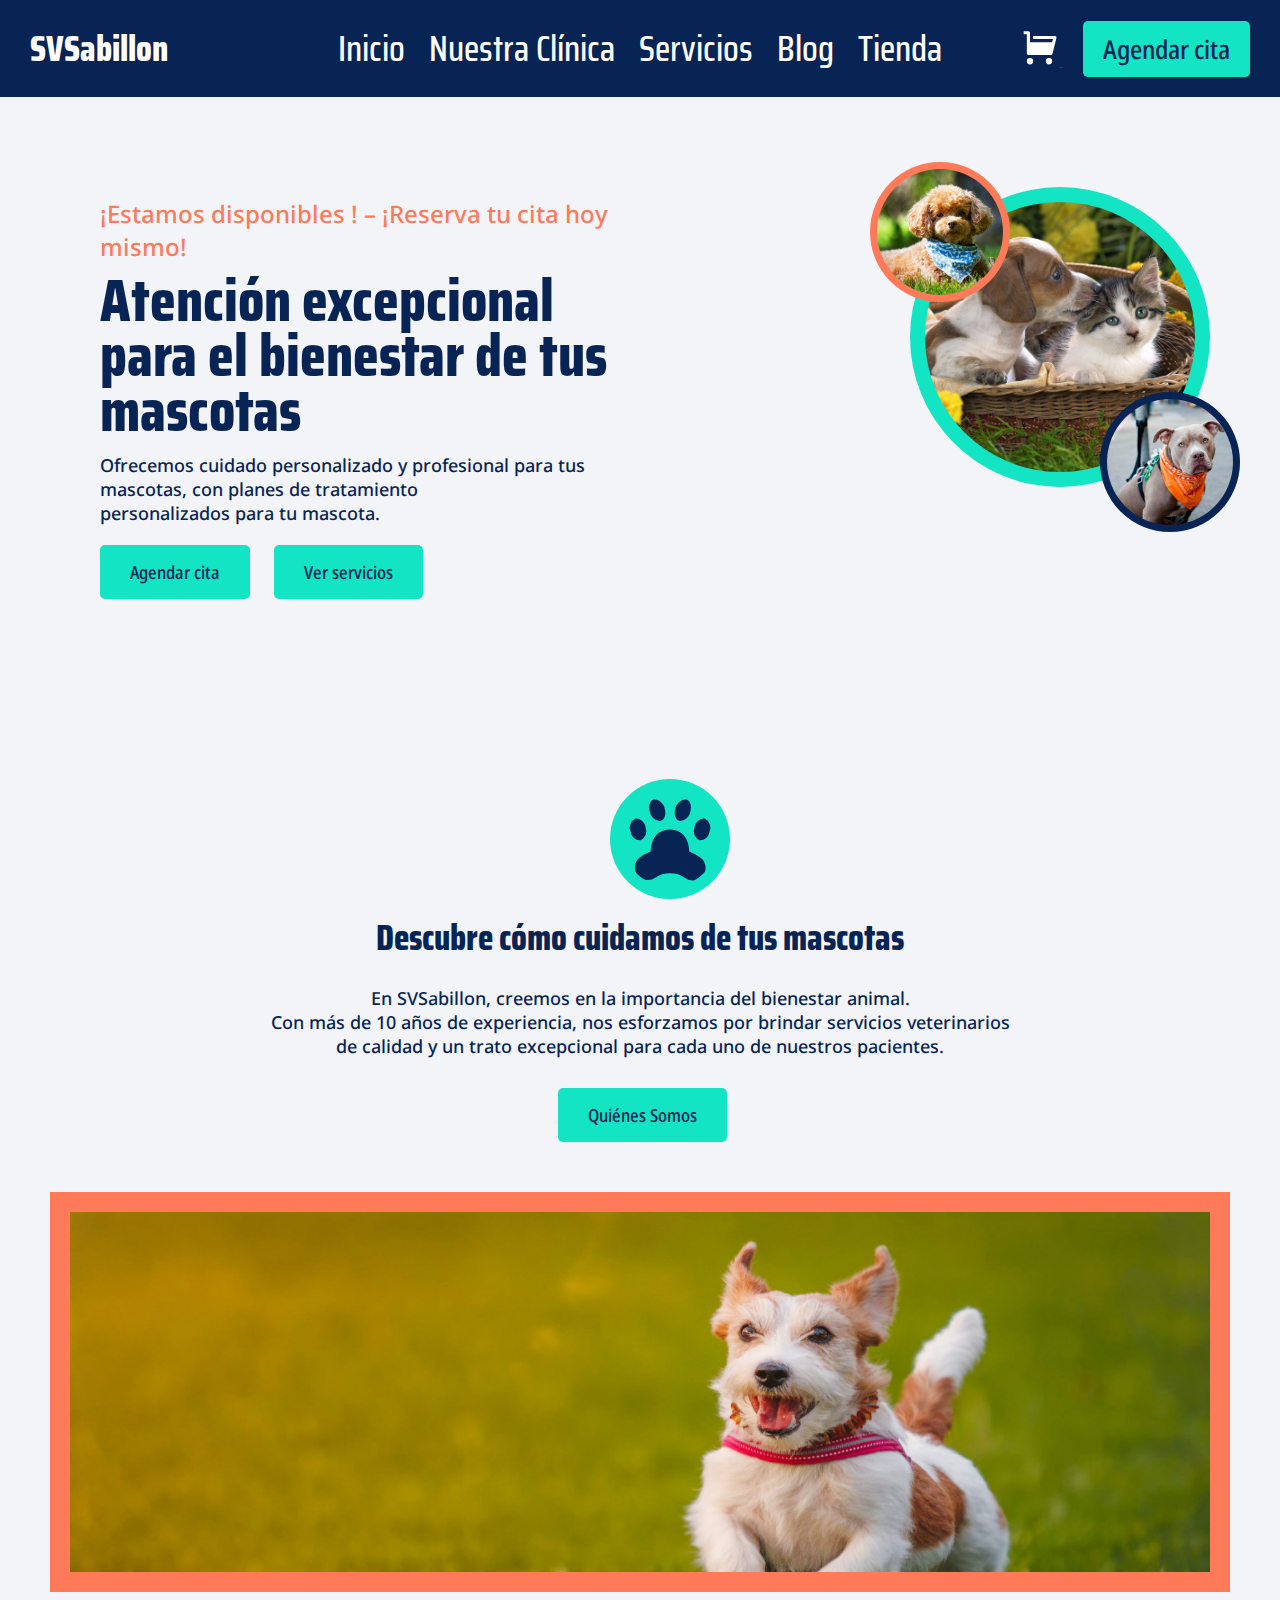
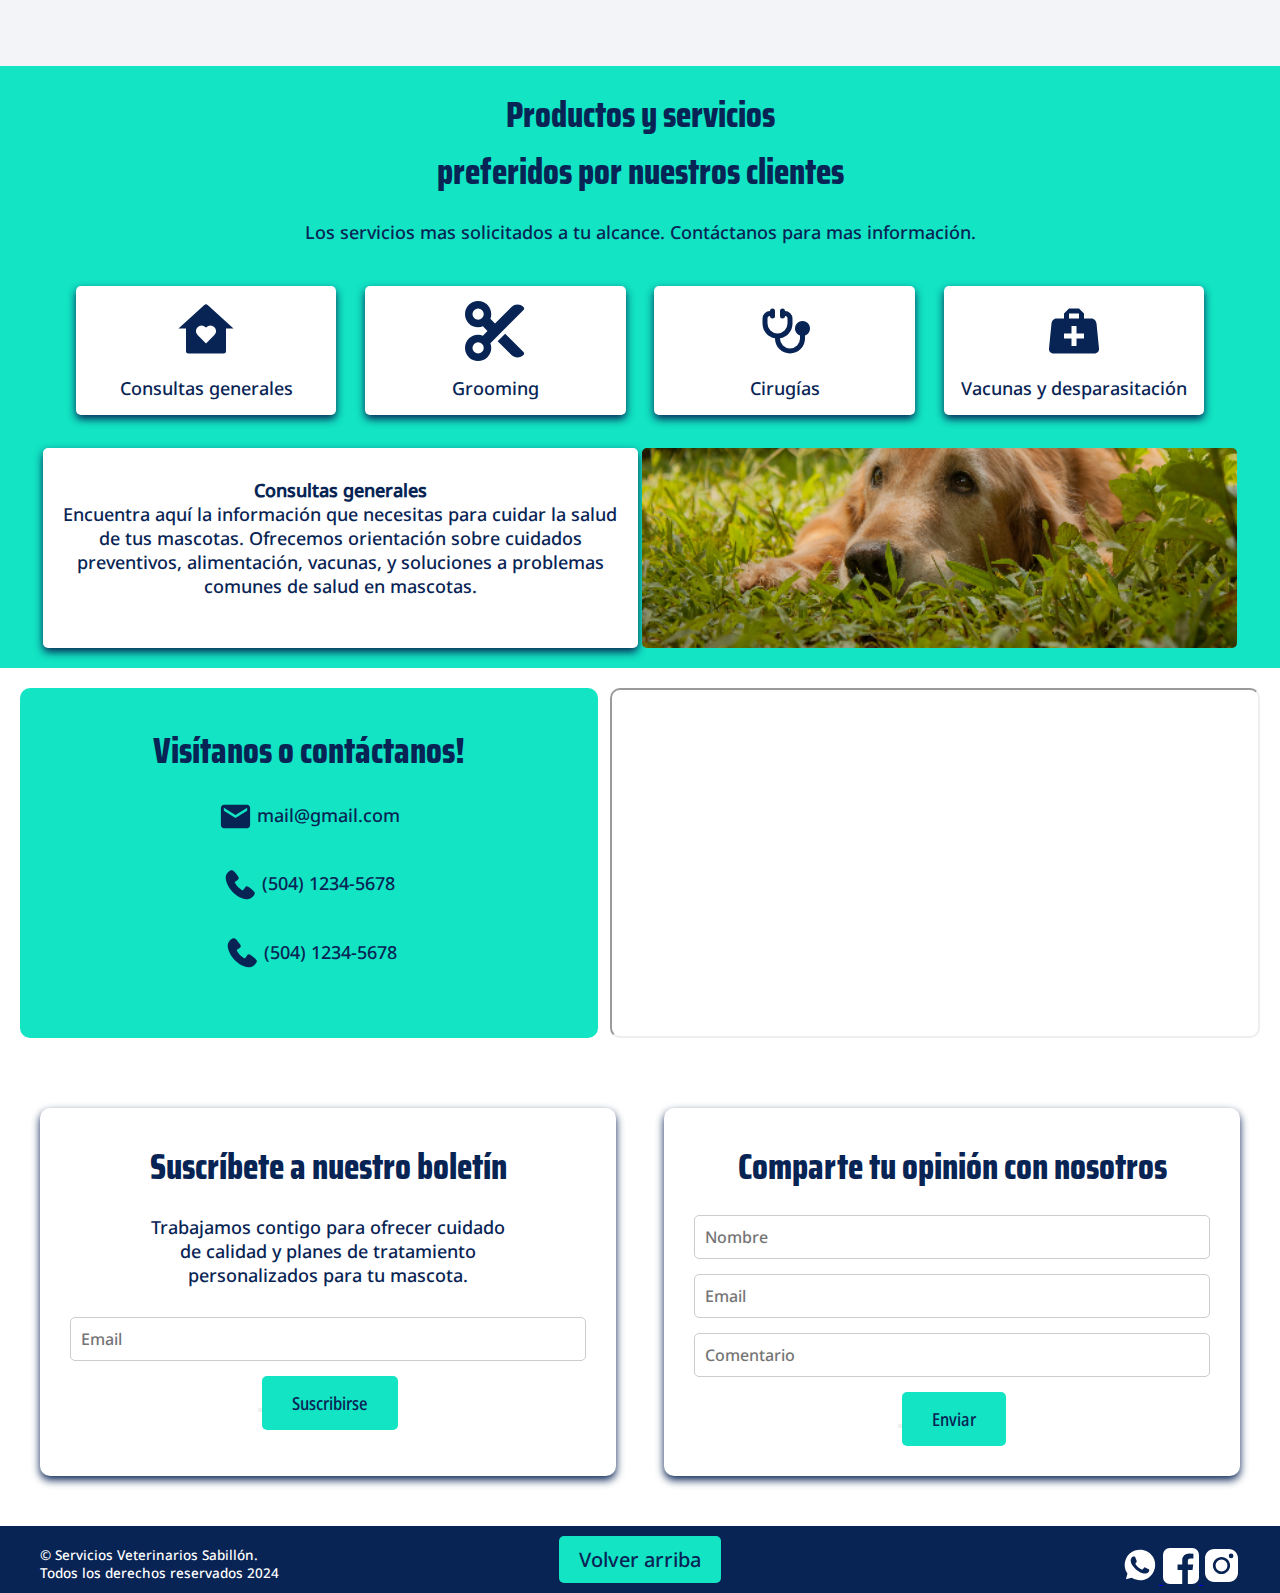
<file: index.html>
<!DOCTYPE html>
<html lang="es">

<head>
  <meta charset="UTF-8">
  <meta name="viewport" content="width=device-width, initial-scale=1.0">
  <link rel="shortcut icon" href="images/logo.png" type="image/x-icon">
  <link rel="stylesheet" href="css/style.css">
  <title>Servicios Veterinarios Sabillón</title>
</head>

<body>
  
  <header>
    <nav>
      <ul class="nav-list">
        <li class="left"><a href="" class="nav-link">SVSabillon</a></li>
        <li><a href="index.html" class="nav-link">Inicio</a></li>
        <li><a href="pages/about-us.html" class="nav-link">Nuestra Clínica</a></li>
        <li><a href="pages/services.html" class="nav-link">Servicios</a></li>
        <li><a href="pages/blog.html" class="nav-link">Blog</a></li>
        <li><a href="pages/shop.html" class="nav-link">Tienda</a></li>
        <li class="right">
          <a href="" class="cart" alt="Icono de Carrito">
            <svg xmlns="http://www.w3.org/2000/svg" width="39" height="38" viewBox="0 0 24 24"><path fill="white" d="M6.005 9h13.938l.5-2H8.005V5h13.72a1 1 0 0 1 .97 1.243l-2.5 10a1 1 0 0 1-.97.757H5.004a1 1 0 0 1-1-1V4h-2V2h3a1 1 0 0 1 1 1zm0 14a2 2 0 1 1 0-4a2 2 0 0 1 0 4m12 0a2 2 0 1 1 0-4a2 2 0 0 1 0 4"/>
            </svg>
          </a>
          <a href="pages/contact-us.html" class="appointment-btn">Agendar cita</a>
        </li>
      </ul>
    </nav>
  </header>


  <main class="main">

    <section class="section-h">
      <div class="hero-section">
        <div class="hero-content">
            <p class="text-wrapper-1">¡Estamos disponibles ! – ¡Reserva tu cita hoy mismo!</p>
            <p class="cuidado-excepcional">Atención excepcional <br />para el bienestar de tus mascotas</p>
            <p class="text-wrapper-2">
                Ofrecemos cuidado personalizado y profesional para tus<br />mascotas, con planes de tratamiento <br />personalizados para tu
                mascota.
            </p>
            <div class="button">
                <a href="pages/contact-us.html" >Agendar cita</a>
                <a href="pages/services.html" >Ver servicios</a>
            </div>
        </div>
        <div class="images">
          <div class="overlap-group">
              <div class="ellipse-2">
                <img src="images/image1.jpg" alt="Perrito y gatito">
              </div>
              <div class="ellipse-3">
                <img src="images/image3.jpg" alt="perrito cafe">
              </div>
              <div class="ellipse-4">
                <img src="images/image2.jpg" alt="perrito pitbull gris">
              </div>
          </div>
        </div>
      </div>
    </section>

    <section class="section-au">
      <div class="about-us-section">
        <div class="ellipse">
          <svg xmlns="http://www.w3.org/2000/svg" width="35" height="35" viewBox="0 0 15 15"><path fill="#082454" d="M7.5 6c-2.5 0-3 2.28-3 3.47a6.2 6.2 0 0 0-1.7.89a2 2 0 0 0-.4 2.78a2.06 2.06 0 0 0 2.8.4a4 4 0 0 1 2.3-.69a4 4 0 0 1 2.3.69a2 2 0 0 0 2.8-.3a1.93 1.93 0 0 0-.226-2.72l-.074-.06l-.1-.1a9 9 0 0 0-1.7-.89C10.5 8.29 10 6 7.5 6M2.08 4.3a1.58 1.58 0 0 0-.76 2a1.52 1.52 0 0 0 1.61 1.4a1.58 1.58 0 0 0 .76-2a1.52 1.52 0 0 0-1.61-1.4m10.85 0a1.58 1.58 0 0 1 .76 2a1.52 1.52 0 0 1-1.61 1.4a1.58 1.58 0 0 1-.76-2a1.52 1.52 0 0 1 1.61-1.4m-7.85-3c-.68.09-1 .94-.76 1.87A1.77 1.77 0 0 0 5.93 4.7c.68-.09 1-.94.76-1.87A1.77 1.77 0 0 0 5.08 1.3m4.85 0c.68.09 1 .94.76 1.87A1.77 1.77 0 0 1 9.07 4.7c-.68-.08-1-.94-.76-1.87A1.77 1.77 0 0 1 9.93 1.3"/></svg>
        </div>
        <p class="text-wrapper-3">Descubre cómo cuidamos de tus mascotas</p>
        <p class="text-wrapper-4">
          En SVSabillon, creemos en la importancia del bienestar animal. <br /> 
          Con más de 10 años de experiencia, nos esforzamos por brindar servicios veterinarios <br />
          de calidad y un trato excepcional para cada uno de nuestros pacientes.
        </p>
        <a href="pages/about-us.html">
          <button class="button-wrapper"><button class="button-2">Quiénes Somos</button></button>
        </a>
        <img src="images/perrito-1.jpg" alt="Perrito corriendo en un campo verde" class="rectangle">
      </div>
    </section>

    <section class="section-s">
      <div class="services-section">
        <div class="texto">
          <p class="text-wrapper-3">Productos y servicios <br />preferidos por nuestros clientes</p>
          <p class="text-wrapper-4">Los servicios mas solicitados a tu alcance. Contáctanos para mas información.</p>
        </div>
        <div class="servicios-2">
          <div class="servicio">
            <div class="overlap-group">
              <a class="cart" alt="Icono de Casita con corazon">
                <svg xmlns="http://www.w3.org/2000/svg" width="60" height="60" viewBox="0 0 24 24"><path fill="#082454" d="M20 20a1 1 0 0 1-1 1H5a1 1 0 0 1-1-1v-9H1l10.327-9.388a1 1 0 0 1 1.346 0L23 11h-3zm-8-3l3.359-3.359a2.25 2.25 0 0 0-3.182-3.182l-.177.177l-.177-.177a2.25 2.25 0 0 0-3.182 3.182z"/></svg>
              </a>
              <div class="text-wrapper-5">Consultas generales</div>
            </div>
          </div>
          <div class="servicio">
            <div class="overlap-group">
              <a class="cart" alt="Icono de Tijeras">
                <svg xmlns="http://www.w3.org/2000/svg" width="60" height="60" viewBox="0 0 512 512"><path fill="#082454" d="m256 192l-39.5-39.5c4.9-12.6 7.5-26.2 7.5-40.5C224 50.1 173.9 0 112 0S0 50.1 0 112s50.1 112 112 112c14.3 0 27.9-2.7 40.5-7.5L192 256l-39.5 39.5c-12.6-4.9-26.2-7.5-40.5-7.5C50.1 288 0 338.1 0 400s50.1 112 112 112s112-50.1 112-112c0-14.3-2.7-27.9-7.5-40.5L499.2 76.8c7.1-7.1 7.1-18.5 0-25.6c-28.3-28.3-74.1-28.3-102.4 0zm22.6 150.6l118.2 118.2c28.3 28.3 74.1 28.3 102.4 0c7.1-7.1 7.1-18.5 0-25.6L342.6 278.6zM64 112a48 48 0 1 1 96 0a48 48 0 1 1-96 0m48 240a48 48 0 1 1 0 96a48 48 0 1 1 0-96"/></svg>
              </a>
              <div class="text-wrapper-5">Grooming</div>
            </div>
          </div>
          <div class="servicio">
            <div class="overlap-group">
              <a class="cart" alt="Icono de estetoscopio">
                <svg xmlns="http://www.w3.org/2000/svg" width="60" height="60" viewBox="0 0 24 24"><g fill="none"><path d="m12.594 23.258l-.012.002l-.071.035l-.02.004l-.014-.004l-.071-.036q-.016-.004-.024.006l-.004.01l-.017.428l.005.02l.01.013l.104.074l.015.004l.012-.004l.104-.074l.012-.016l.004-.017l-.017-.427q-.004-.016-.016-.018m.264-.113l-.014.002l-.184.093l-.01.01l-.003.011l.018.43l.005.012l.008.008l.201.092q.019.005.029-.008l.004-.014l-.034-.614q-.005-.019-.02-.022m-.715.002a.02.02 0 0 0-.027.006l-.006.014l-.034.614q.001.018.017.024l.015-.002l.201-.093l.01-.008l.003-.011l.018-.43l-.003-.012l-.01-.01z"/><path fill="#082454" d="M8 4a1 1 0 0 0-2 0a3 3 0 0 0-3 3v2a6 6 0 0 0 5 5.917V15a6 6 0 0 0 12 0v-1.17a3.001 3.001 0 1 0-2 0V15a4 4 0 0 1-8 0v-.083A6 6 0 0 0 15 9V7a3 3 0 0 0-3-3a1 1 0 1 0-2 0v2a1 1 0 1 0 2 0a1 1 0 0 1 1 1v2a4 4 0 0 1-8 0V7a1 1 0 0 1 1-1a1 1 0 0 0 2 0z"/></g></svg>
              </a>
              <div class="text-wrapper-5">Cirugías</div>
            </div>
          </div>
          <div class="servicio">
            <div class="overlap-group">
              <a class="cart" alt="Icono de bolsita de medicina">
                <svg xmlns="http://www.w3.org/2000/svg" width="60" height="60" viewBox="0 0 24 24"><path fill="#082454" d="M10 3L8 5v2H5C3.85 7 3.12 8 3 9L2 19c-.12 1 .54 2 2 2h16c1.46 0 2.12-1 2-2L21 9c-.12-1-.94-2-2-2h-3V5l-2-2zm0 2h4v2h-4zm1 5h2v3h3v2h-3v3h-2v-3H8v-2h3z"/></svg>
              </a>
              <div class="text-wrapper-5">Vacunas y desparasitación</div>
            </div>
          </div>
        </div>
        <div class="descripcion-servicio">
          <div class="text-wrapper-5"><b>Consultas generales</b></div>
          <p class="text-wrapper-4">
            Encuentra aquí la información que necesitas para cuidar la salud de tus mascotas. 
            Ofrecemos orientación sobre cuidados preventivos, alimentación, vacunas, y soluciones a 
            problemas comunes de salud en mascotas. 
          </p>
        </div>
        <div class="img-descripcion"">
          <img src="images/perrito-2.jpg" alt="Perrito triste">
        </div>
      </div>
    </section>


    <section class="section-c">
      <div class="contact-us-section">
        <div class="contact-info">
          <div class="text-wrapper-3">Visítanos o contáctanos!</div>
          <div class="contacto">
            <a alt="Icono de mail">
              <svg xmlns="http://www.w3.org/2000/svg" width="35" height="35" viewBox="0 0 24 24"><path fill="#082454" d="M4 20q-.825 0-1.412-.587T2 18V6q0-.825.588-1.412T4 4h16q.825 0 1.413.588T22 6v12q0 .825-.587 1.413T20 20zm8-7l8-5V6l-8 5l-8-5v2z"/></svg>
            </a>
            <div class="text-wrapper-6">mail@gmail.com</div>
          </div>
          <div class="contacto-2">
            <a alt="Icono de telefono">
              <svg xmlns="http://www.w3.org/2000/svg" width="35" height="35" viewBox="0 0 24 24"><g fill="none" fill-rule="evenodd"><path d="m12.593 23.258l-.011.002l-.071.035l-.02.004l-.014-.004l-.071-.035q-.016-.005-.024.005l-.004.01l-.017.428l.005.02l.01.013l.104.074l.015.004l.012-.004l.104-.074l.012-.016l.004-.017l-.017-.427q-.004-.016-.017-.018m.265-.113l-.013.002l-.185.093l-.01.01l-.003.011l.018.43l.005.012l.008.007l.201.093q.019.005.029-.008l.004-.014l-.034-.614q-.005-.018-.02-.022m-.715.002a.02.02 0 0 0-.027.006l-.006.014l-.034.614q.001.018.017.024l.015-.002l.201-.093l.01-.008l.004-.011l.017-.43l-.003-.012l-.01-.01z"/><path fill="#082454" d="M16.552 22.133c-1.44-.053-5.521-.617-9.795-4.89c-4.273-4.274-4.836-8.354-4.89-9.795c-.08-2.196 1.602-4.329 3.545-5.162a1.47 1.47 0 0 1 1.445.159c1.6 1.166 2.704 2.93 3.652 4.317a1.504 1.504 0 0 1-.256 1.986l-1.951 1.449a.48.48 0 0 0-.142.616c.442.803 1.228 1.999 2.128 2.899s2.153 1.738 3.012 2.23a.483.483 0 0 0 .644-.162l1.27-1.933a1.503 1.503 0 0 1 2.056-.332c1.407.974 3.049 2.059 4.251 3.598a1.47 1.47 0 0 1 .189 1.485c-.837 1.953-2.955 3.616-5.158 3.535"/></g></svg>
            </a>
            <div class="text-wrapper-6">(504) 1234-5678</div>
          </div>
          <div class="contacto-3">
            <a alt="Icono de telefono"></a>
              <svg xmlns="http://www.w3.org/2000/svg" width="35" height="35" viewBox="0 0 24 24"><g fill="none" fill-rule="evenodd"><path d="m12.593 23.258l-.011.002l-.071.035l-.02.004l-.014-.004l-.071-.035q-.016-.005-.024.005l-.004.01l-.017.428l.005.02l.01.013l.104.074l.015.004l.012-.004l.104-.074l.012-.016l.004-.017l-.017-.427q-.004-.016-.017-.018m.265-.113l-.013.002l-.185.093l-.01.01l-.003.011l.018.43l.005.012l.008.007l.201.093q.019.005.029-.008l.004-.014l-.034-.614q-.005-.018-.02-.022m-.715.002a.02.02 0 0 0-.027.006l-.006.014l-.034.614q.001.018.017.024l.015-.002l.201-.093l.01-.008l.004-.011l.017-.43l-.003-.012l-.01-.01z"/><path fill="#082454" d="M16.552 22.133c-1.44-.053-5.521-.617-9.795-4.89c-4.273-4.274-4.836-8.354-4.89-9.795c-.08-2.196 1.602-4.329 3.545-5.162a1.47 1.47 0 0 1 1.445.159c1.6 1.166 2.704 2.93 3.652 4.317a1.504 1.504 0 0 1-.256 1.986l-1.951 1.449a.48.48 0 0 0-.142.616c.442.803 1.228 1.999 2.128 2.899s2.153 1.738 3.012 2.23a.483.483 0 0 0 .644-.162l1.27-1.933a1.503 1.503 0 0 1 2.056-.332c1.407.974 3.049 2.059 4.251 3.598a1.47 1.47 0 0 1 .189 1.485c-.837 1.953-2.955 3.616-5.158 3.535"/></g></svg>
            </a>
            <div class="text-wrapper-6">(504) 1234-5678</div>
          </div>
        </div>
        <div class="imagen-servicio">
            <iframe src="https://www.google.com/maps/embed?pb=!1m18!1m12!1m3!1d2814.62681303753!2d-88.02868133502949!3d14.979498447875706!2m3!1f0!2f0!3f0!3m2!1i1024!2i768!4f13.1!3m3!1m2!1s0x8f65d77108ddbbeb%3A0xc8ed741368f03791!2zUGXDsWEgQmxhbmNhLCBDb3J0w6lz!5e0!3m2!1ses-419!2shn!4v1726537142258!5m2!1ses-419!2shn" class="google-map"></iframe>
        </div>
      </div>
    </section>

    <section class="section-f">
      <div class="forms-section">
        <div class="frame">
          <div class="newsletter">
            <div class="text-wrapper-3">Suscríbete a nuestro boletín</div>
            <p class="text-wrapper-4">
              Trabajamos contigo para ofrecer cuidado </br>de calidad y planes de tratamiento </br>personalizados para tu
              mascota.
            </p>
            <input class="input" placeholder="Email" type="email" />
            <button class="button-wrapper"><button class="button-2">Suscribirse</button></button>
          </div>
          <div class="coments">
            <p class="text-wrapper-3">Comparte tu opinión con nosotros</p>
            <input class="input-2" placeholder="Nombre" type="name" />
            <input class="input-2" placeholder="Email" type="email" />
            <input class="input-2" placeholder="Comentario" type="text" />
            <button class="button-wrapper"><button class="button-2">Enviar</button></button>
          </div>
        </div>
      </div>
    </section>

  </main>


  <footer>
    <div class="footer-content">
      <div class="left">
          <p>© Servicios Veterinarios Sabillón. </p>
          <p>Todos los derechos reservados 2024</p>
      </div>
      <div class="center">
        <a href="" >Volver arriba</a>
      </div>
      <div class="right">
          <a href="#" class="icon-footer" alt="Whatsapp Icono">
            <svg xmlns="http://www.w3.org/2000/svg" width="38" height="38" viewBox="0 0 20 20"><path fill="white" d="M16.8 5.7C14.4 2 9.5.9 5.7 3.2C2 5.5.8 10.5 3.2 14.2l.2.3l-.8 3l3-.8l.3.2c1.3.7 2.7 1.1 4.1 1.1c1.5 0 3-.4 4.3-1.2c3.7-2.4 4.8-7.3 2.5-11.1m-2.1 7.7c-.4.6-.9 1-1.6 1.1c-.4 0-.9.2-2.9-.6c-1.7-.8-3.1-2.1-4.1-3.6c-.6-.7-.9-1.6-1-2.5c0-.8.3-1.5.8-2q.3-.3.6-.3H7c.2 0 .4 0 .5.4c.2.5.7 1.7.7 1.8c.1.1.1.3 0 .4c.1.2 0 .4-.1.5s-.2.3-.3.4c-.2.1-.3.3-.2.5c.4.6.9 1.2 1.4 1.7c.6.5 1.2.9 1.9 1.2c.2.1.4.1.5-.1s.6-.7.8-.9s.3-.2.5-.1l1.6.8c.2.1.4.2.5.3c.1.3.1.7-.1 1"/>
            </svg>
          </a>
          <a href="#" class="icon-footer" alt="Facebook Icono">
            <svg xmlns="http://www.w3.org/2000/svg" width="36" height="36" viewBox="0 0 1536 1536"><path fill="white" d="M1248 0q119 0 203.5 84.5T1536 288v960q0 119-84.5 203.5T1248 1536h-188V941h199l30-232h-229V561q0-56 23.5-84t91.5-28l122-1V241q-63-9-178-9q-136 0-217.5 80T820 538v171H620v232h200v595H288q-119 0-203.5-84.5T0 1248V288Q0 169 84.5 84.5T288 0z"/>
            </svg>
          </a>
          <a href="#" class="icon-footer" alt="Instagram Icono">
            <svg xmlns="http://www.w3.org/2000/svg" width="37" height="37" viewBox="0 0 56 56"><path fill="white"   fill-rule="evenodd" d="M39.006 3C46.735 3 53 9.27 53 16.994v22.012C53 46.735 46.73 53 39.006 53H16.994C9.265 53 3 46.73 3 39.006V16.994C3 9.265 9.27 3 16.994 3zM28 15c-7.18 0-13 5.82-13 13s5.82 13 13 13s13-5.82 13-13s-5.82-13-13-13m0 4a9 9 0 1 1 0 18a9 9 0 0 1 0-18m14.5-9a3.5 3.5 0 1 0 0 7a3.5 3.5 0 0 0 0-7"/>
            </svg>
          </a>
      </div>
    </div>
  </footer>
  

</body>
</html>
</file>
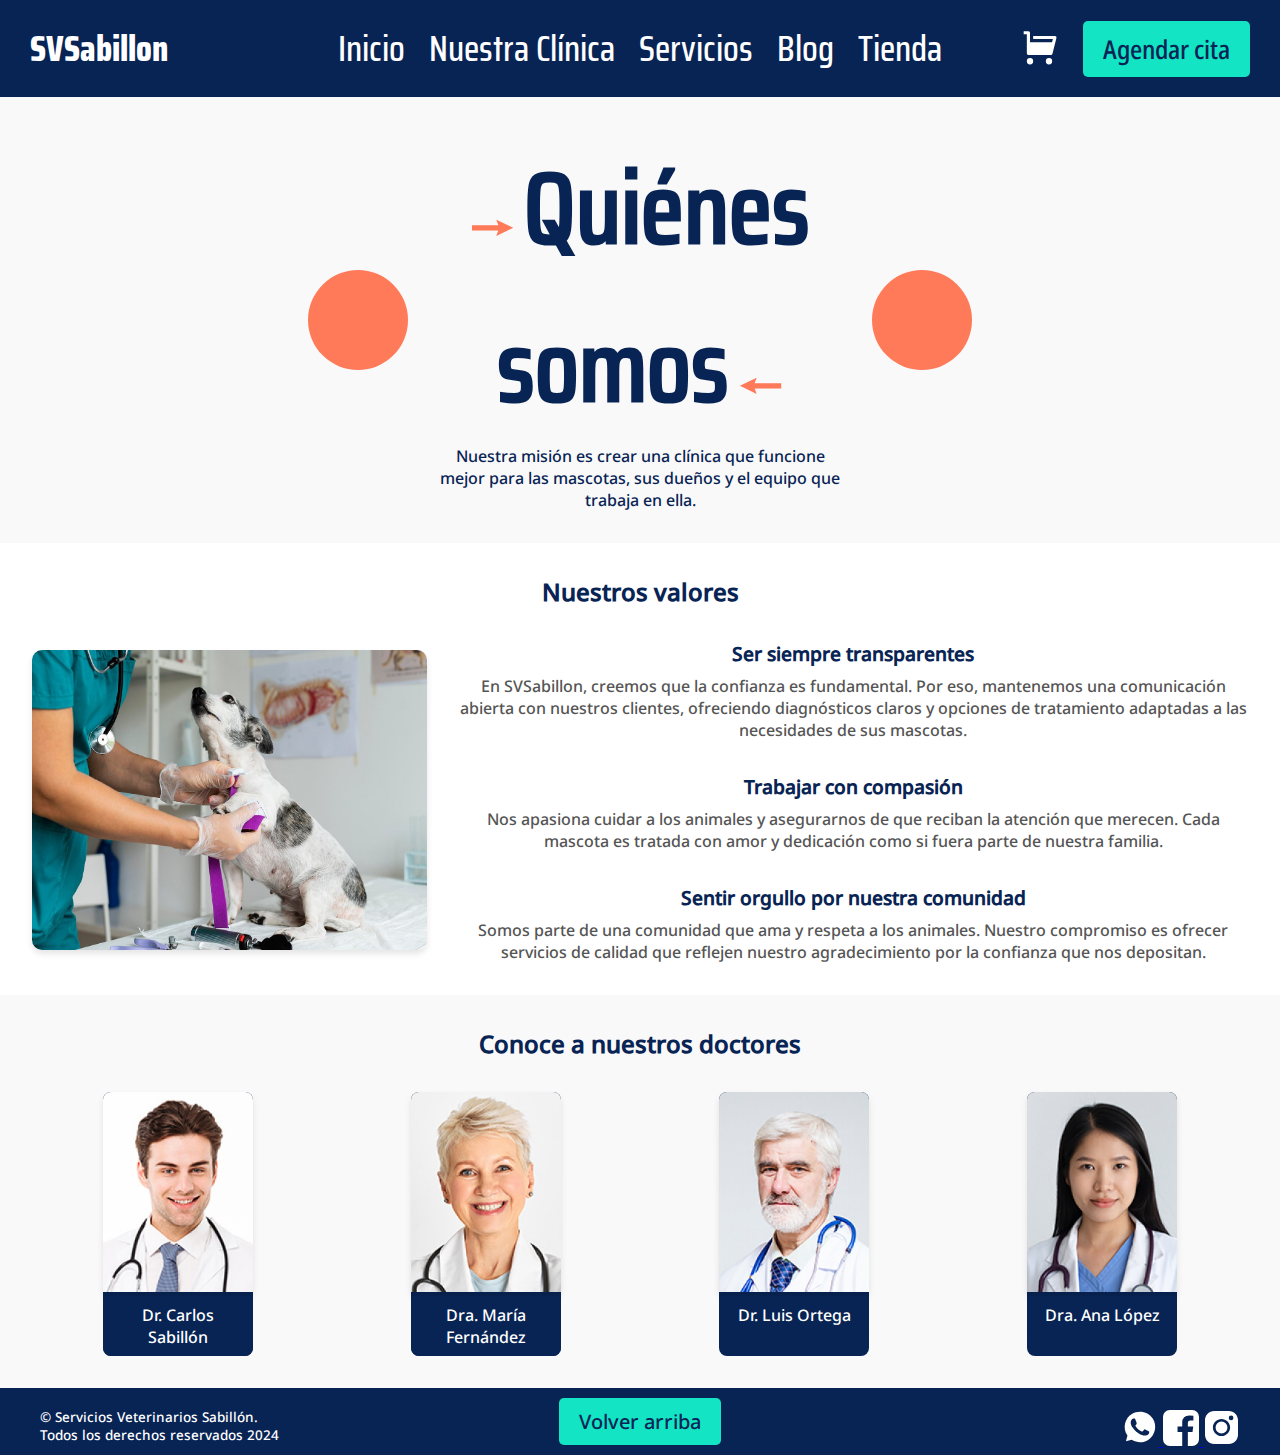
<file: pages/about-us.html>
<!DOCTYPE html>
<html lang="es">

<head>
  <meta charset="UTF-8">
  <meta name="viewport" content="width=device-width, initial-scale=1.0">
  <link rel="shortcut icon" href="../images/logo.png" type="image/x-icon">
  <link rel="stylesheet" href="../css/style.css">
  <title>Nuestra Clínica-SVSabillon</title>
</head>

<body>
  
  <header>
    <nav>
      <ul class="nav-list">
        <li class="left"><a href="../index.html" class="nav-link">SVSabillon</a></li>
        <li><a href="../index.html" class="nav-link">Inicio</a></li>
        <li><a href="about-us.html" class="nav-link">Nuestra Clínica</a></li>
        <li><a href="services.html" class="nav-link">Servicios</a></li>
        <li><a href="blog.html" class="nav-link">Blog</a></li>
        <li><a href="shop.html" class="nav-link">Tienda</a></li>
        <li class="right">
          <a alt="Carrito" class="cart">
            <svg xmlns="http://www.w3.org/2000/svg" width="39" height="38" viewBox="0 0 24 24"><path fill="white" d="M6.005 9h13.938l.5-2H8.005V5h13.72a1 1 0 0 1 .97 1.243l-2.5 10a1 1 0 0 1-.97.757H5.004a1 1 0 0 1-1-1V4h-2V2h3a1 1 0 0 1 1 1zm0 14a2 2 0 1 1 0-4a2 2 0 0 1 0 4m12 0a2 2 0 1 1 0-4a2 2 0 0 1 0 4"/>
            </svg>
          </a>
          <a href="contact-us.html" class="appointment-btn">Agendar cita</a>
        </li>
      </ul>
    </nav>
  </header>


  <main>

    <section class="about">
      <div class="about-header">
          <div class="about-circle"></div>
          <div class="about-text">
              <h1>Quiénes somos</h1>
              <p>Nuestra misión es crear una clínica que funcione mejor para las mascotas, sus dueños y el equipo que trabaja en ella.</p>
          </div>
          <div class="about-circle"></div>
      </div>
    </section>

    <section class="values">
      <h2>Nuestros valores</h2>
      <div class="values-content">
          <div class="values-image">
            <img src="../images/values-image.jpg" alt="Equipo veterinario trabajando">
          </div>
          <div class="values-list">
              <div class="value-item">
                  <h3>Ser siempre transparentes</h3>
                  <p>En SVSabillon, creemos que la confianza es fundamental. Por eso, mantenemos una comunicación abierta con nuestros clientes, ofreciendo diagnósticos claros y opciones de tratamiento adaptadas a las necesidades de sus mascotas.</p>
              </div>
              <div class="value-item">
                  <h3>Trabajar con compasión</h3>
                  <p>Nos apasiona cuidar a los animales y asegurarnos de que reciban la atención que merecen. Cada mascota es tratada con amor y dedicación como si fuera parte de nuestra familia.</p>
              </div>
              <div class="value-item">
                  <h3>Sentir orgullo por nuestra comunidad</h3>
                  <p>Somos parte de una comunidad que ama y respeta a los animales. Nuestro compromiso es ofrecer servicios de calidad que reflejen nuestro agradecimiento por la confianza que nos depositan.</p>
              </div>
          </div>
      </div>
    </section>

    <section class="doctors">
      <h2>Conoce a nuestros doctores</h2>
      <div class="doctor-grid">
          <div class="doctor-card">
              <div class="doctor-image">
                <img src="../images/vet4.jpg" alt="Dr. Carlos Sabillón">
              </div>
              <div class="doctor-info">Dr. Carlos Sabillón</div>
          </div>
          <div class="doctor-card">
              <div class="doctor-image">
                <img src="../images/vet1.jpg" alt="Dra. María Fernández">
              </div>
              <div class="doctor-info">Dra. María Fernández</div>
          </div>
          <div class="doctor-card">
              <div class="doctor-image">
                <img src="../images/vet2.jpg" alt="Dr. Luis Ortega">
              </div>
              <div class="doctor-info">Dr. Luis Ortega</div>
          </div>
          <div class="doctor-card">
              <div class="doctor-image">
                <img src="../images/vet3.jpg" alt="Dra. Ana López">
              </div>
              <div class="doctor-info">Dra. Ana López</div>
          </div>
      </div>
    </section>


  </main>


  <footer>
    <div class="footer-content">
      <div class="left">
          <p>© Servicios Veterinarios Sabillón. </p>
          <p>Todos los derechos reservados 2024</p>
      </div>
      <div class="center">
        <a href="" >Volver arriba</a>
      </div>
      <div class="right">
          <a href="#" class="icon-footer">
            <svg xmlns="http://www.w3.org/2000/svg" width="38" height="38" viewBox="0 0 20 20"><path fill="white" d="M16.8 5.7C14.4 2 9.5.9 5.7 3.2C2 5.5.8 10.5 3.2 14.2l.2.3l-.8 3l3-.8l.3.2c1.3.7 2.7 1.1 4.1 1.1c1.5 0 3-.4 4.3-1.2c3.7-2.4 4.8-7.3 2.5-11.1m-2.1 7.7c-.4.6-.9 1-1.6 1.1c-.4 0-.9.2-2.9-.6c-1.7-.8-3.1-2.1-4.1-3.6c-.6-.7-.9-1.6-1-2.5c0-.8.3-1.5.8-2q.3-.3.6-.3H7c.2 0 .4 0 .5.4c.2.5.7 1.7.7 1.8c.1.1.1.3 0 .4c.1.2 0 .4-.1.5s-.2.3-.3.4c-.2.1-.3.3-.2.5c.4.6.9 1.2 1.4 1.7c.6.5 1.2.9 1.9 1.2c.2.1.4.1.5-.1s.6-.7.8-.9s.3-.2.5-.1l1.6.8c.2.1.4.2.5.3c.1.3.1.7-.1 1"/>
            </svg>
          </a>
          <a href="#" class="icon-footer">
            <svg xmlns="http://www.w3.org/2000/svg" width="36" height="36" viewBox="0 0 1536 1536"><path fill="white" d="M1248 0q119 0 203.5 84.5T1536 288v960q0 119-84.5 203.5T1248 1536h-188V941h199l30-232h-229V561q0-56 23.5-84t91.5-28l122-1V241q-63-9-178-9q-136 0-217.5 80T820 538v171H620v232h200v595H288q-119 0-203.5-84.5T0 1248V288Q0 169 84.5 84.5T288 0z"/>
            </svg>
          </a>
          <a href="#" class="icon-footer">
            <svg xmlns="http://www.w3.org/2000/svg" width="37" height="37" viewBox="0 0 56 56"><path fill="white"   fill-rule="evenodd" d="M39.006 3C46.735 3 53 9.27 53 16.994v22.012C53 46.735 46.73 53 39.006 53H16.994C9.265 53 3 46.73 3 39.006V16.994C3 9.265 9.27 3 16.994 3zM28 15c-7.18 0-13 5.82-13 13s5.82 13 13 13s13-5.82 13-13s-5.82-13-13-13m0 4a9 9 0 1 1 0 18a9 9 0 0 1 0-18m14.5-9a3.5 3.5 0 1 0 0 7a3.5 3.5 0 0 0 0-7"/>
            </svg>
          </a>
      </div>
    </div>
  </footer>

</body>
</html>
</file>
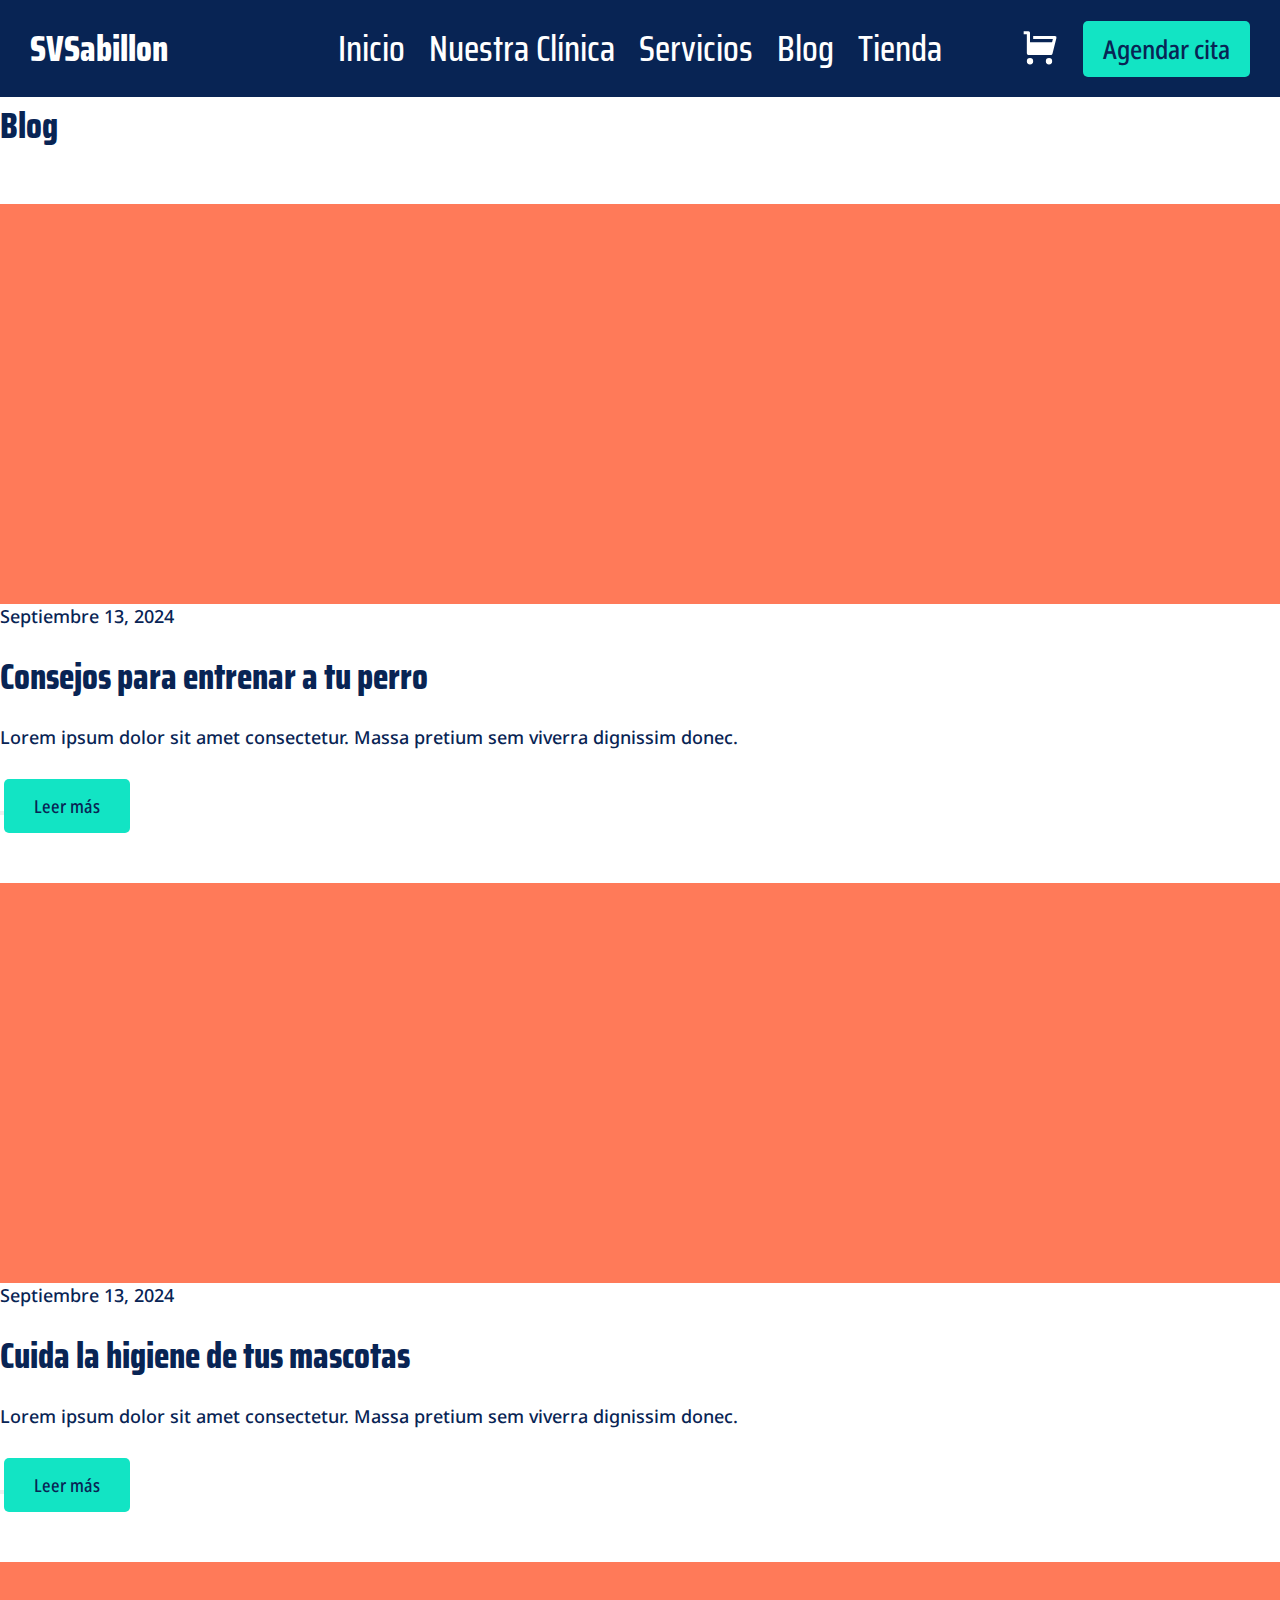
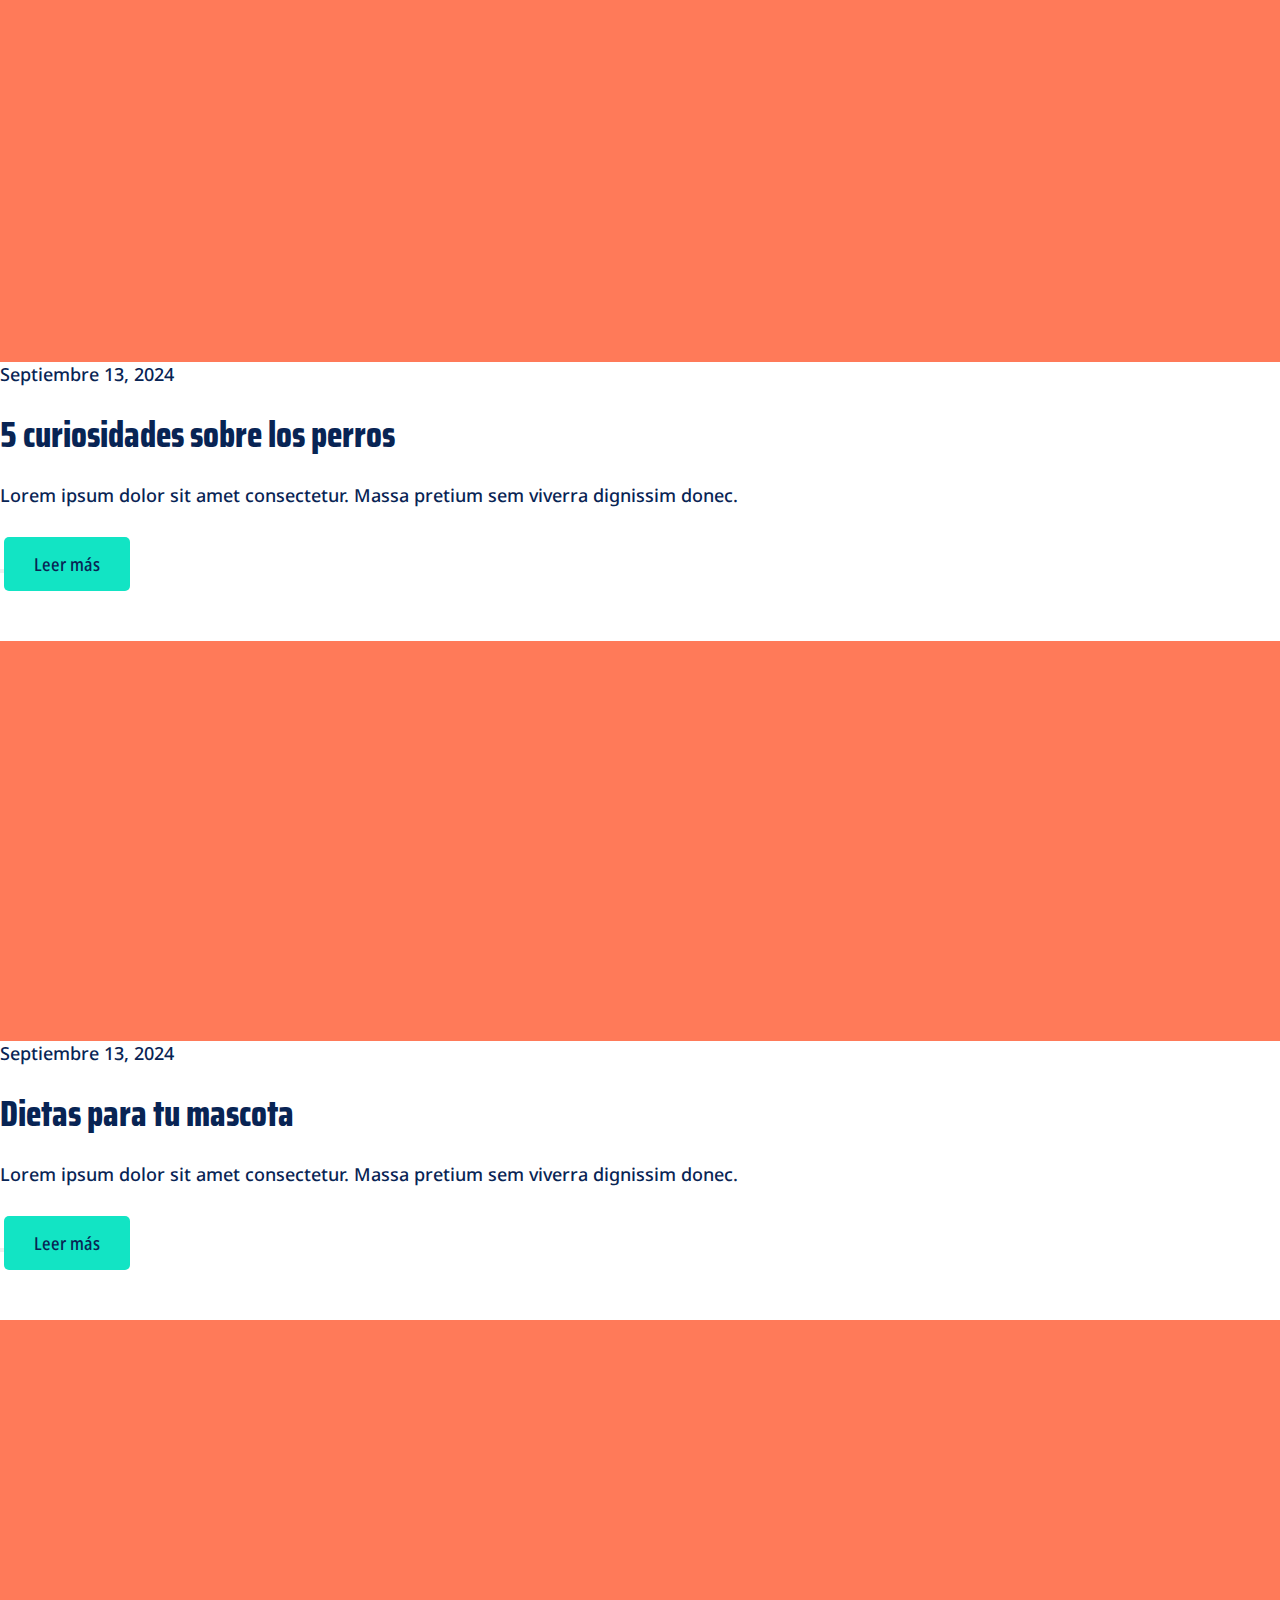
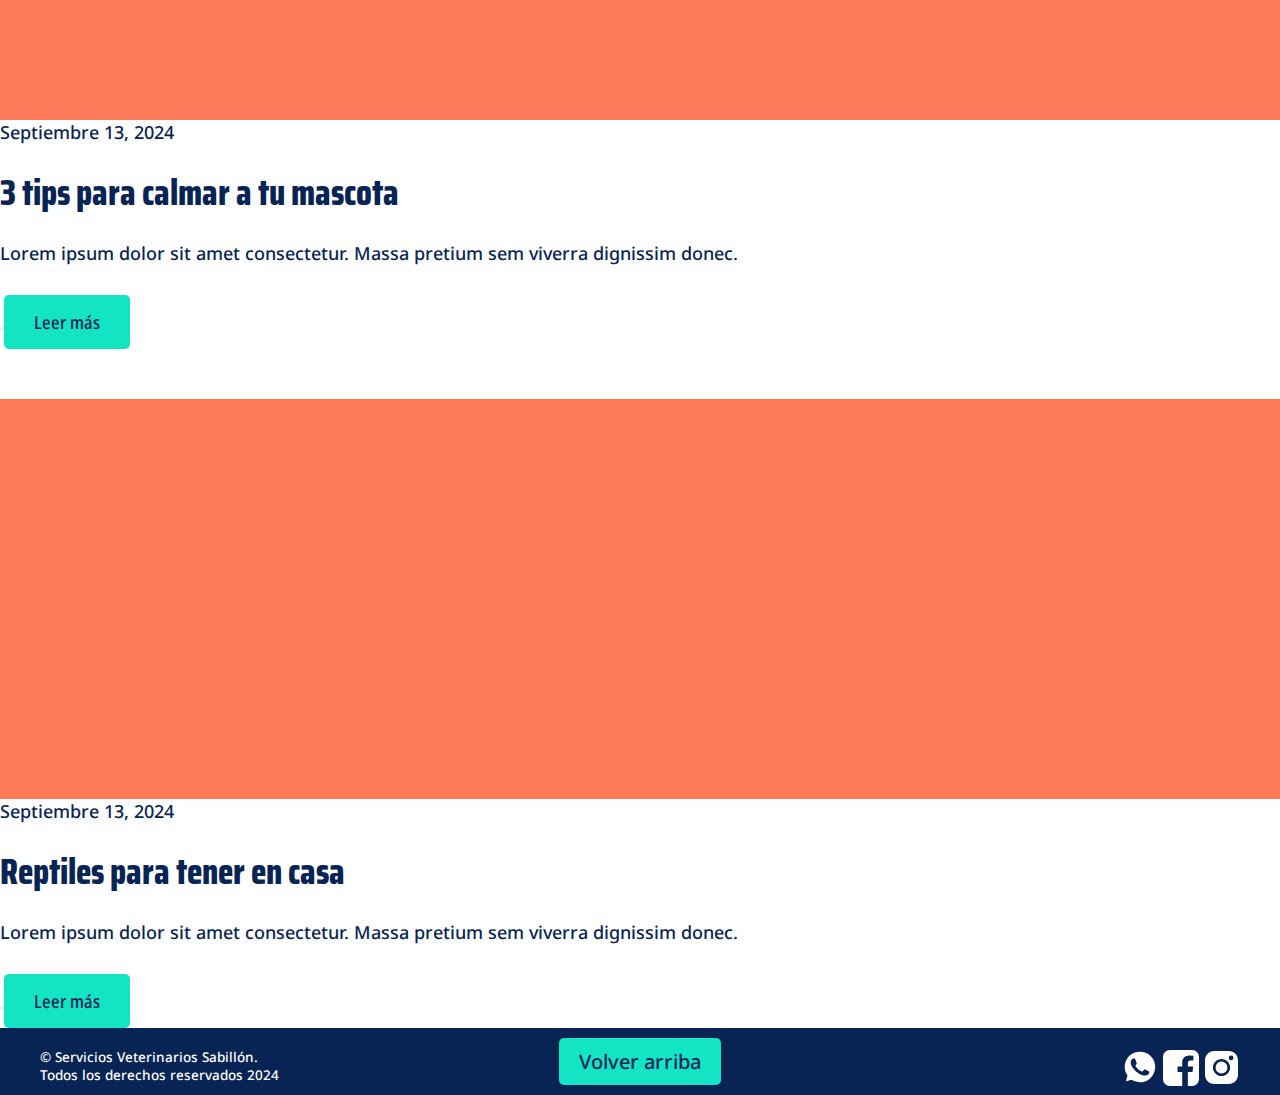
<file: pages/blog.html>
<!DOCTYPE html>
<html lang="es">

<head>
  <meta charset="UTF-8">
  <meta name="viewport" content="width=device-width, initial-scale=1.0">
  <link rel="shortcut icon" href="../images/logo.png" type="image/x-icon">
  <link rel="stylesheet" href="../css/style.css">
  <title>Blog-SVSabillon</title>
</head>

<body>
  
  <header>
    <nav>
      <ul class="nav-list">
        <li class="left"><a href="../index.html" class="nav-link">SVSabillon</a></li>
        <li><a href="../index.html" class="nav-link">Inicio</a></li>
        <li><a href="about-us.html" class="nav-link">Nuestra Clínica</a></li>
        <li><a href="services.html" class="nav-link">Servicios</a></li>
        <li><a href="blog.html" class="nav-link">Blog</a></li>
        <li><a href="shop.html" class="nav-link">Tienda</a></li>
        <li class="right">
          <a alt="Carrito" class="cart">
            <svg xmlns="http://www.w3.org/2000/svg" width="39" height="38" viewBox="0 0 24 24"><path fill="white" d="M6.005 9h13.938l.5-2H8.005V5h13.72a1 1 0 0 1 .97 1.243l-2.5 10a1 1 0 0 1-.97.757H5.004a1 1 0 0 1-1-1V4h-2V2h3a1 1 0 0 1 1 1zm0 14a2 2 0 1 1 0-4a2 2 0 0 1 0 4m12 0a2 2 0 1 1 0-4a2 2 0 0 1 0 4"/>
            </svg>
          </a>
          <a href="contact-us.html" class="appointment-btn">Agendar cita</a>
        </li>
      </ul>
    </nav>
  </header>


  <main>
    <div class="div-2">
      <div class="div-2">
        <div class="overlap-group"><div class="text-wrapper-3">Blog</div></div>
      </div>
    </div>

    <div class="articles-section">
      <div class="descripcion-article">
        <div class="rectangle"></div>
        <div class="content-article">
          <div class="text">
            <div class="text-wrapper-2">Septiembre 13, 2024</div>
            <p class="text-wrapper-3">Consejos para entrenar a tu perro</p>
            <p class="text-wrapper-4">
              Lorem ipsum dolor sit amet consectetur. Massa pretium sem viverra dignissim donec.
            </p>
          </div>
          <button class="button-wrapper"><button class="button-2">Leer más</button></button>
        </div>
      </div>
      <div class="descripcion-article">
        <div class="rectangle"></div>
        <div class="content-article">
          <div class="text">
            <div class="text-wrapper-2">Septiembre 13, 2024</div>
            <p class="text-wrapper-3">Cuida la higiene de tus mascotas</p>
            <p class="text-wrapper-4">
              Lorem ipsum dolor sit amet consectetur. Massa pretium sem viverra dignissim donec.
            </p>
          </div>
          <button class="button-wrapper"><button class="button-2">Leer más</button></button>
        </div>
      </div>
      <div class="descripcion-article">
        <div class="rectangle"></div>
        <div class="content-article">
          <div class="text">
            <div class="text-wrapper-2">Septiembre 13, 2024</div>
            <p class="text-wrapper-3">5 curiosidades sobre los perros</p>
            <p class="text-wrapper-4">
              Lorem ipsum dolor sit amet consectetur. Massa pretium sem viverra dignissim donec.
            </p>
          </div>
          <button class="button-wrapper"><button class="button-2">Leer más</button></button>
        </div>
      </div>
      <div class="descripcion-article">
        <div class="rectangle"></div>
        <div class="content-article">
          <div class="text">
            <div class="text-wrapper-2">Septiembre 13, 2024</div>
            <div class="text-wrapper-3">Dietas para tu mascota</div>
            <p class="text-wrapper-4">
              Lorem ipsum dolor sit amet consectetur. Massa pretium sem viverra dignissim donec.
            </p>
          </div>
          <button class="button-wrapper"><button class="button-2">Leer más</button></button>
        </div>
      </div>
      <div class="descripcion-article">
        <div class="rectangle"></div>
        <div class="content-article">
          <div class="text">
            <div class="text-wrapper-2">Septiembre 13, 2024</div>
            <p class="text-wrapper-3">3 tips para calmar a tu mascota</p>
            <p class="text-wrapper-4">
              Lorem ipsum dolor sit amet consectetur. Massa pretium sem viverra dignissim donec.
            </p>
          </div>
          <button class="button-wrapper"><button class="button-2">Leer más</button></button>
        </div>
      </div>
      <div class="descripcion-article">
        <div class="rectangle"></div>
        <div class="content-article">
          <div class="text">
            <div class="text-wrapper-2">Septiembre 13, 2024</div>
            <p class="text-wrapper-3">Reptiles para tener en casa</p>
            <p class="text-wrapper-4">
              Lorem ipsum dolor sit amet consectetur. Massa pretium sem viverra dignissim donec.
            </p>
          </div>
          <button class="button-wrapper"><button class="button-2">Leer más</button></button>
        </div>
      </div>
    </div>

  </main>


  <footer>
    <div class="footer-content">
      <div class="left">
          <p>© Servicios Veterinarios Sabillón. </p>
          <p>Todos los derechos reservados 2024</p>
      </div>
      <div class="center">
        <a href="" >Volver arriba</a>
      </div>
      <div class="right">
          <a href="#" class="icon-footer">
            <svg xmlns="http://www.w3.org/2000/svg" width="38" height="38" viewBox="0 0 20 20"><path fill="white" d="M16.8 5.7C14.4 2 9.5.9 5.7 3.2C2 5.5.8 10.5 3.2 14.2l.2.3l-.8 3l3-.8l.3.2c1.3.7 2.7 1.1 4.1 1.1c1.5 0 3-.4 4.3-1.2c3.7-2.4 4.8-7.3 2.5-11.1m-2.1 7.7c-.4.6-.9 1-1.6 1.1c-.4 0-.9.2-2.9-.6c-1.7-.8-3.1-2.1-4.1-3.6c-.6-.7-.9-1.6-1-2.5c0-.8.3-1.5.8-2q.3-.3.6-.3H7c.2 0 .4 0 .5.4c.2.5.7 1.7.7 1.8c.1.1.1.3 0 .4c.1.2 0 .4-.1.5s-.2.3-.3.4c-.2.1-.3.3-.2.5c.4.6.9 1.2 1.4 1.7c.6.5 1.2.9 1.9 1.2c.2.1.4.1.5-.1s.6-.7.8-.9s.3-.2.5-.1l1.6.8c.2.1.4.2.5.3c.1.3.1.7-.1 1"/>
            </svg>
          </a>
          <a href="#" class="icon-footer">
            <svg xmlns="http://www.w3.org/2000/svg" width="36" height="36" viewBox="0 0 1536 1536"><path fill="white" d="M1248 0q119 0 203.5 84.5T1536 288v960q0 119-84.5 203.5T1248 1536h-188V941h199l30-232h-229V561q0-56 23.5-84t91.5-28l122-1V241q-63-9-178-9q-136 0-217.5 80T820 538v171H620v232h200v595H288q-119 0-203.5-84.5T0 1248V288Q0 169 84.5 84.5T288 0z"/>
            </svg>
          </a>
          <a href="#" class="icon-footer">
            <svg xmlns="http://www.w3.org/2000/svg" width="37" height="37" viewBox="0 0 56 56"><path fill="white"   fill-rule="evenodd" d="M39.006 3C46.735 3 53 9.27 53 16.994v22.012C53 46.735 46.73 53 39.006 53H16.994C9.265 53 3 46.73 3 39.006V16.994C3 9.265 9.27 3 16.994 3zM28 15c-7.18 0-13 5.82-13 13s5.82 13 13 13s13-5.82 13-13s-5.82-13-13-13m0 4a9 9 0 1 1 0 18a9 9 0 0 1 0-18m14.5-9a3.5 3.5 0 1 0 0 7a3.5 3.5 0 0 0 0-7"/>
            </svg>
          </a>
      </div>
    </div>
  </footer>

</body>
</html>
</file>
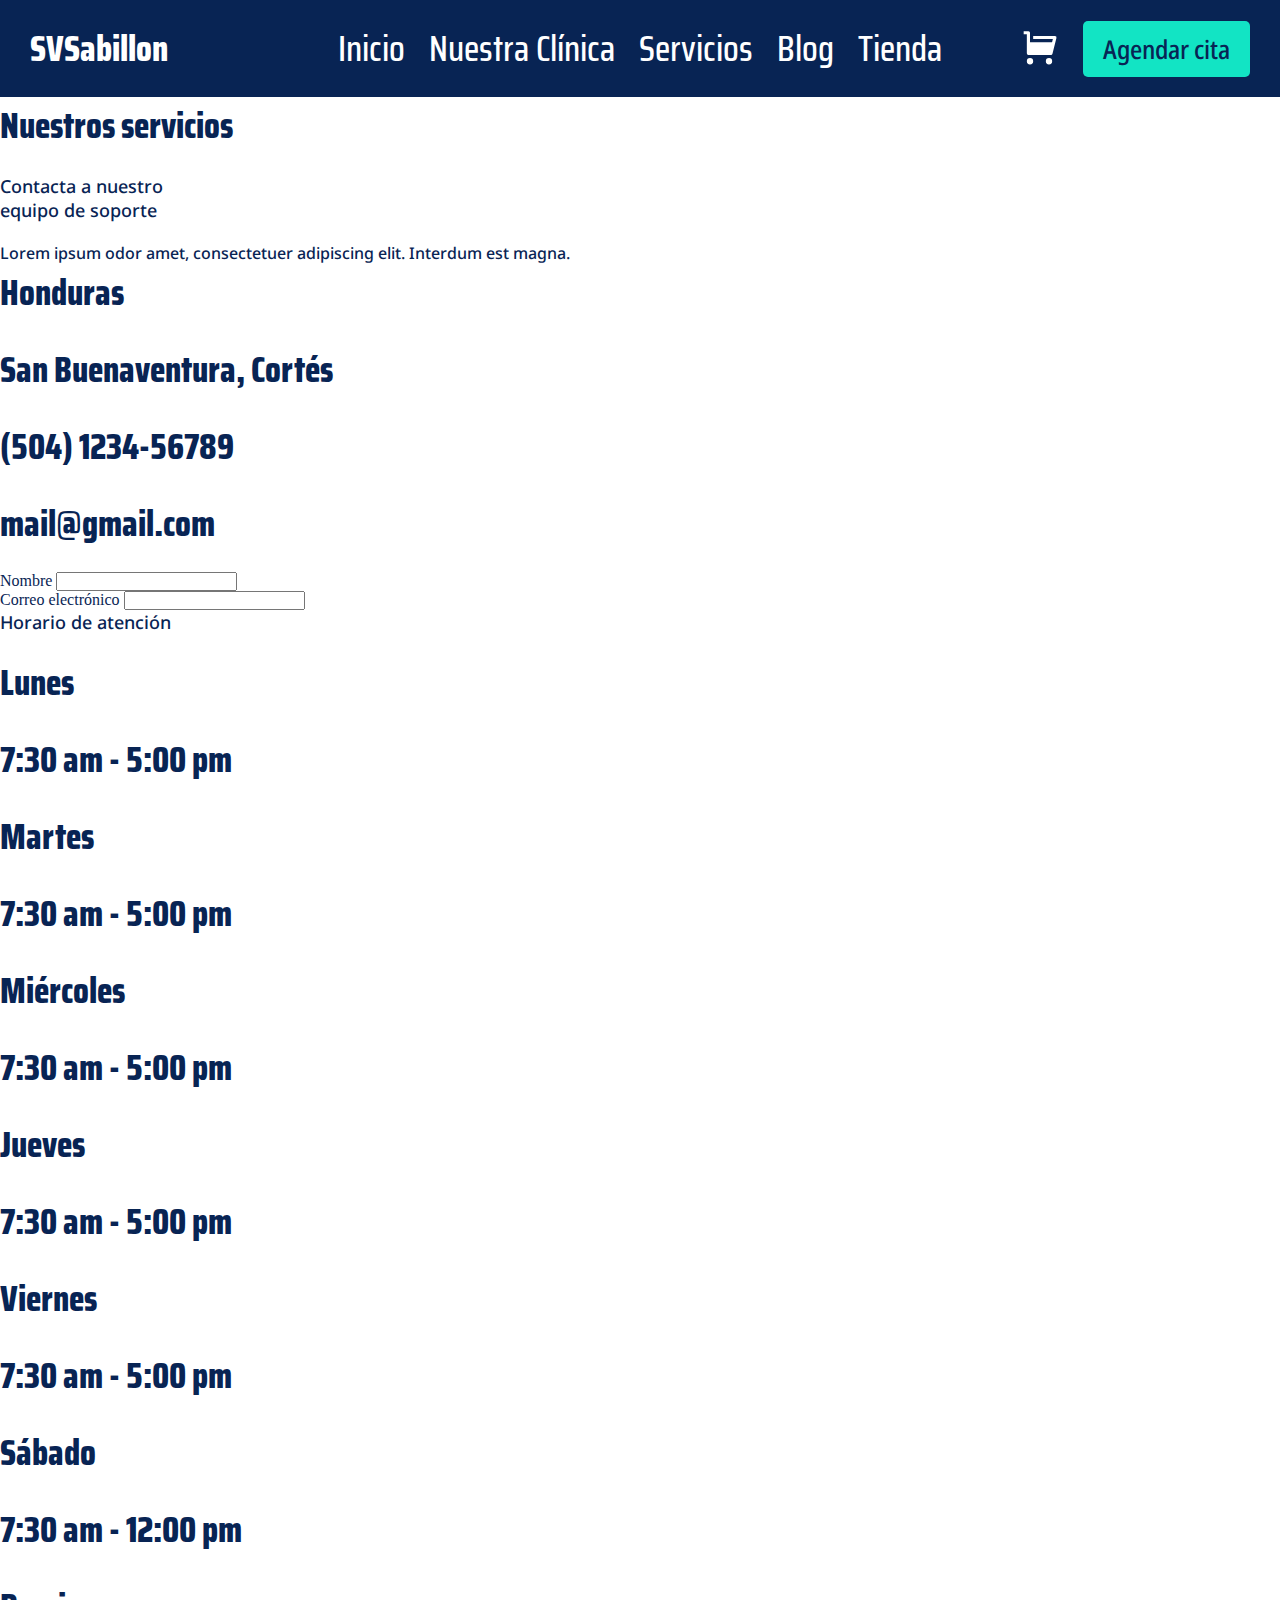
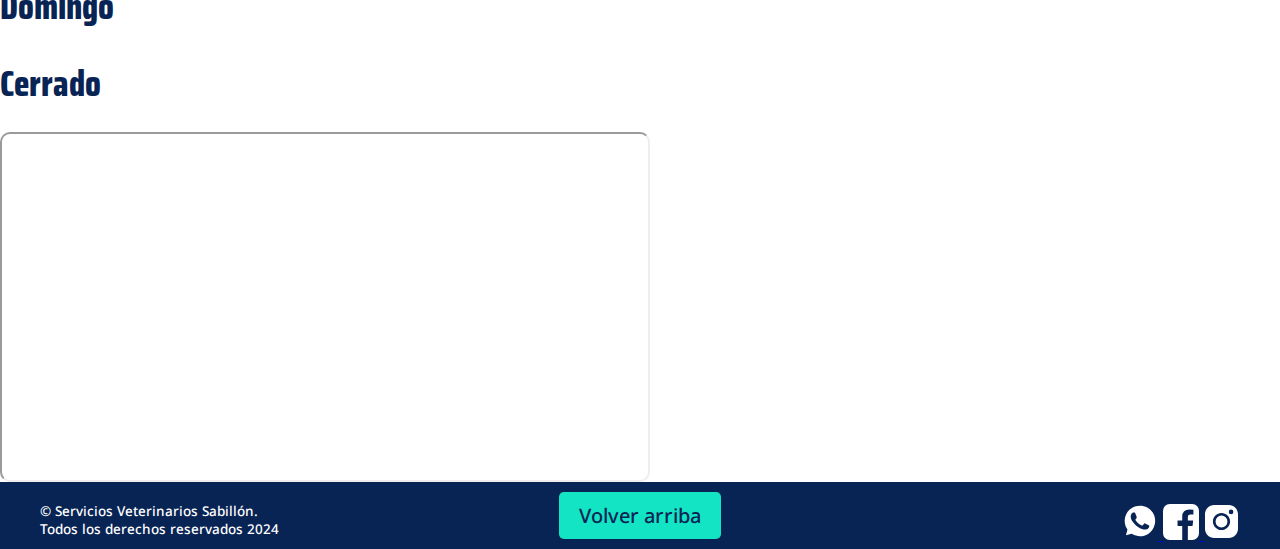
<file: pages/contact-us.html>
<!DOCTYPE html>
<html lang="es">

<head>
  <meta charset="UTF-8">
  <meta name="viewport" content="width=device-width, initial-scale=1.0">
  <link rel="shortcut icon" href="../images/logo.png" type="image/x-icon">
  <link rel="stylesheet" href="../css/style.css">
  <title>Contáctanos-SVSabillon</title>
</head>

<body>
  
  <header>
    <nav>
      <ul class="nav-list">
        <li class="left"><a href="../index.html" class="nav-link">SVSabillon</a></li>
        <li><a href="../index.html" class="nav-link">Inicio</a></li>
        <li><a href="about-us.html" class="nav-link">Nuestra Clínica</a></li>
        <li><a href="services.html" class="nav-link">Servicios</a></li>
        <li><a href="blog.html" class="nav-link">Blog</a></li>
        <li><a href="shop.html" class="nav-link">Tienda</a></li>
        <li class="right">
          <a alt="Carrito" class="cart">
            <svg xmlns="http://www.w3.org/2000/svg" width="39" height="38" viewBox="0 0 24 24"><path fill="white" d="M6.005 9h13.938l.5-2H8.005V5h13.72a1 1 0 0 1 .97 1.243l-2.5 10a1 1 0 0 1-.97.757H5.004a1 1 0 0 1-1-1V4h-2V2h3a1 1 0 0 1 1 1zm0 14a2 2 0 1 1 0-4a2 2 0 0 1 0 4m12 0a2 2 0 1 1 0-4a2 2 0 0 1 0 4"/>
            </svg>
          </a>
          <a href="contact-us.html" class="appointment-btn">Agendar cita</a>
        </li>
      </ul>
    </nav>
  </header>


  <main>

    <div class="div-2">
      <div class="div-2">
        <div class="overlap"><div class="text-wrapper-3">Nuestros servicios</div></div>
      </div>
    </div>

    <section class="info-section">
      <div class="info">
        <div class="text">
          <div class="text-wrapper-2">Contacta a nuestro <br/>equipo de soporte</div>
          <p>Lorem ipsum odor amet, consectetuer adipiscing elit. Interdum est magna.</p>
        </div>
        <div class="text-wrapper-3">Honduras</div>
        <div class="text-wrapper-3">San Buenaventura, Cortés</div>
        <div class="text-wrapper-3">(504) 1234-56789</div>
        <div class="text-wrapper-3">mail@gmail.com</div>
      </div>
      <div class="Form">
        <form action="">
          <div class="form-group">
            <label for="name">Nombre</label>
            <input type="text" id="name" name="name" required>
          </div>
          <div class="form-group">
            <label for="email">Correo electrónico</label>
            <input type="email" id="email" name="email" required>
      </div>
    </section>


    <section class="schedule-section">
      <div class="horario">
        <div class="text-wrapper-2">Horario de atención</div>
            <div class="text-wrapper-3">Lunes</div>
            <div class="text-wrapper-3">7:30 am - 5:00 pm</div>
            <div class="text-wrapper-3">Martes</div>
            <div class="text-wrapper-3">7:30 am - 5:00 pm</div>
            <div class="text-wrapper-3">Miércoles</div>
            <div class="text-wrapper-3">7:30 am - 5:00 pm</div>
            <div class="text-wrapper-3">Jueves</div>
            <div class="text-wrapper-3">7:30 am - 5:00 pm</div>
            <div class="text-wrapper-3">Viernes</div>
            <div class="text-wrapper-3">7:30 am - 5:00 pm</div>
            <div class="text-wrapper-3">Sábado</div>
            <div class="text-wrapper-3">7:30 am - 12:00 pm</div>
            <div class="text-wrapper-3">Domingo</div>
            <div class="text-wrapper-3">Cerrado</div>
          </div>
        </div>
      </div>
      <div class="imagen-servicio">
        <iframe src="https://www.google.com/maps/embed?pb=!1m18!1m12!1m3!1d2814.62681303753!2d-88.02868133502949!3d14.979498447875706!2m3!1f0!2f0!3f0!3m2!1i1024!2i768!4f13.1!3m3!1m2!1s0x8f65d77108ddbbeb%3A0xc8ed741368f03791!2zUGXDsWEgQmxhbmNhLCBDb3J0w6lz!5e0!3m2!1ses-419!2shn!4v1726537142258!5m2!1ses-419!2shn" class="google-map"></iframe>
      </div>
    </div>
  
  </main>


  <footer>
    <div class="footer-content">
      <div class="left">
          <p>© Servicios Veterinarios Sabillón. </p>
          <p>Todos los derechos reservados 2024</p>
      </div>
      <div class="center">
        <a href="" >Volver arriba</a>
      </div>
      <div class="right">
          <a href="#" class="icon-footer">
            <svg xmlns="http://www.w3.org/2000/svg" width="38" height="38" viewBox="0 0 20 20"><path fill="white" d="M16.8 5.7C14.4 2 9.5.9 5.7 3.2C2 5.5.8 10.5 3.2 14.2l.2.3l-.8 3l3-.8l.3.2c1.3.7 2.7 1.1 4.1 1.1c1.5 0 3-.4 4.3-1.2c3.7-2.4 4.8-7.3 2.5-11.1m-2.1 7.7c-.4.6-.9 1-1.6 1.1c-.4 0-.9.2-2.9-.6c-1.7-.8-3.1-2.1-4.1-3.6c-.6-.7-.9-1.6-1-2.5c0-.8.3-1.5.8-2q.3-.3.6-.3H7c.2 0 .4 0 .5.4c.2.5.7 1.7.7 1.8c.1.1.1.3 0 .4c.1.2 0 .4-.1.5s-.2.3-.3.4c-.2.1-.3.3-.2.5c.4.6.9 1.2 1.4 1.7c.6.5 1.2.9 1.9 1.2c.2.1.4.1.5-.1s.6-.7.8-.9s.3-.2.5-.1l1.6.8c.2.1.4.2.5.3c.1.3.1.7-.1 1"/>
            </svg>
          </a>
          <a href="#" class="icon-footer">
            <svg xmlns="http://www.w3.org/2000/svg" width="36" height="36" viewBox="0 0 1536 1536"><path fill="white" d="M1248 0q119 0 203.5 84.5T1536 288v960q0 119-84.5 203.5T1248 1536h-188V941h199l30-232h-229V561q0-56 23.5-84t91.5-28l122-1V241q-63-9-178-9q-136 0-217.5 80T820 538v171H620v232h200v595H288q-119 0-203.5-84.5T0 1248V288Q0 169 84.5 84.5T288 0z"/>
            </svg>
          </a>
          <a href="#" class="icon-footer">
            <svg xmlns="http://www.w3.org/2000/svg" width="37" height="37" viewBox="0 0 56 56"><path fill="white"   fill-rule="evenodd" d="M39.006 3C46.735 3 53 9.27 53 16.994v22.012C53 46.735 46.73 53 39.006 53H16.994C9.265 53 3 46.73 3 39.006V16.994C3 9.265 9.27 3 16.994 3zM28 15c-7.18 0-13 5.82-13 13s5.82 13 13 13s13-5.82 13-13s-5.82-13-13-13m0 4a9 9 0 1 1 0 18a9 9 0 0 1 0-18m14.5-9a3.5 3.5 0 1 0 0 7a3.5 3.5 0 0 0 0-7"/>
            </svg>
          </a>
      </div>
    </div>
  </footer>

</body>
</html>
</file>
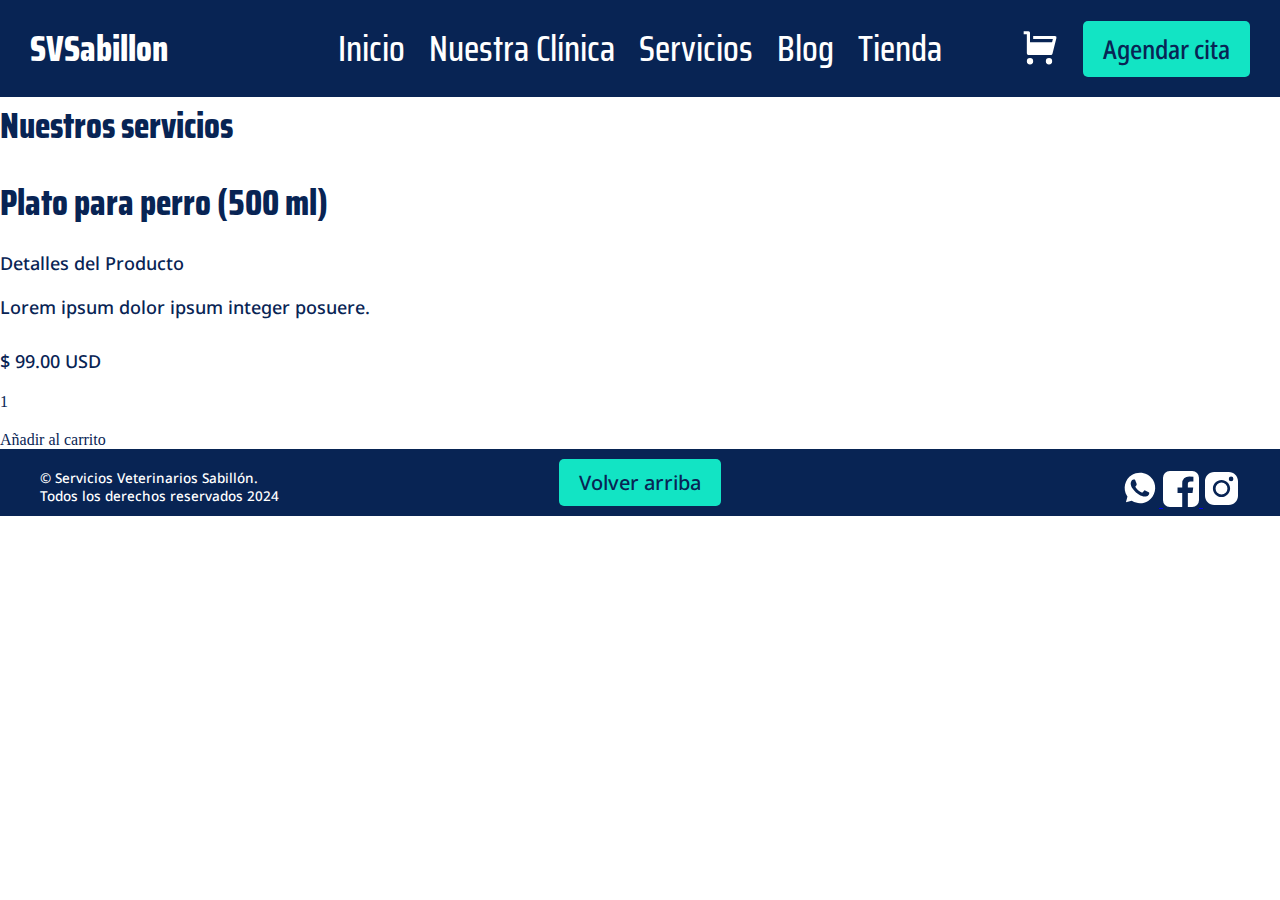
<file: pages/shop.html>
<!DOCTYPE html>
<html lang="es">

<head>
  <meta charset="UTF-8">
  <meta name="viewport" content="width=device-width, initial-scale=1.0">
  <link rel="shortcut icon" href="../images/logo.png" type="image/x-icon">
  <link rel="stylesheet" href="../css/style.css">
  <title>Tienda-SVSabillon</title>
</head>

<body>
  
  <header>
    <nav>
      <ul class="nav-list">
        <li class="left"><a href="../index.html" class="nav-link">SVSabillon</a></li>
        <li><a href="../index.html" class="nav-link">Inicio</a></li>
        <li><a href="about-us.html" class="nav-link">Nuestra Clínica</a></li>
        <li><a href="services.html" class="nav-link">Servicios</a></li>
        <li><a href="blog.html" class="nav-link">Blog</a></li>
        <li><a href="shop.html" class="nav-link">Tienda</a></li>
        <li class="right">
          <a alt="Carrito" class="cart">
            <svg xmlns="http://www.w3.org/2000/svg" width="39" height="38" viewBox="0 0 24 24"><path fill="white" d="M6.005 9h13.938l.5-2H8.005V5h13.72a1 1 0 0 1 .97 1.243l-2.5 10a1 1 0 0 1-.97.757H5.004a1 1 0 0 1-1-1V4h-2V2h3a1 1 0 0 1 1 1zm0 14a2 2 0 1 1 0-4a2 2 0 0 1 0 4m12 0a2 2 0 1 1 0-4a2 2 0 0 1 0 4"/>
            </svg>
          </a>
          <a href="contact-us.html" class="appointment-btn">Agendar cita</a>
        </li>
      </ul>
    </nav>
  </header>


  <main>

    <div class="div-2">
      <div class="div-2">
        <div class="overlap"><div class="text-wrapper-3">Nuestros servicios</div></div>
      </div>
    </div>

    <section class="products-section">
      <div class="product-card">
          <div class="product-header"></div>
          <div class="product-details">
              <div class="text-wrapper-3">Plato para perro (500 ml)</div>
              <div class="details-section">
                  <div class="text-wrapper-2">Detalles del Producto</div>
                  <div class="text-wrapper-4"><p>Lorem ipsum dolor ipsum integer posuere.</p></div>
              </div>
              <div class="product-footer">
                  <div class="text-wrapper-2">$ 99.00 USD</div>
                  <div class="quantity-selector">
                      <div class="quantity">1</div>
                  </div>
              </div>
              <div class="button">Añadir al carrito</div>
          </div>
      </div>
      
    </section>

  </main>


  <footer>
    <div class="footer-content">
      <div class="left">
          <p>© Servicios Veterinarios Sabillón. </p>
          <p>Todos los derechos reservados 2024</p>
      </div>
      <div class="center">
        <a href="" >Volver arriba</a>
      </div>
      <div class="right">
          <a href="#" class="icon-footer">
            <svg xmlns="http://www.w3.org/2000/svg" width="38" height="38" viewBox="0 0 20 20"><path fill="white" d="M16.8 5.7C14.4 2 9.5.9 5.7 3.2C2 5.5.8 10.5 3.2 14.2l.2.3l-.8 3l3-.8l.3.2c1.3.7 2.7 1.1 4.1 1.1c1.5 0 3-.4 4.3-1.2c3.7-2.4 4.8-7.3 2.5-11.1m-2.1 7.7c-.4.6-.9 1-1.6 1.1c-.4 0-.9.2-2.9-.6c-1.7-.8-3.1-2.1-4.1-3.6c-.6-.7-.9-1.6-1-2.5c0-.8.3-1.5.8-2q.3-.3.6-.3H7c.2 0 .4 0 .5.4c.2.5.7 1.7.7 1.8c.1.1.1.3 0 .4c.1.2 0 .4-.1.5s-.2.3-.3.4c-.2.1-.3.3-.2.5c.4.6.9 1.2 1.4 1.7c.6.5 1.2.9 1.9 1.2c.2.1.4.1.5-.1s.6-.7.8-.9s.3-.2.5-.1l1.6.8c.2.1.4.2.5.3c.1.3.1.7-.1 1"/>
            </svg>
          </a>
          <a href="#" class="icon-footer">
            <svg xmlns="http://www.w3.org/2000/svg" width="36" height="36" viewBox="0 0 1536 1536"><path fill="white" d="M1248 0q119 0 203.5 84.5T1536 288v960q0 119-84.5 203.5T1248 1536h-188V941h199l30-232h-229V561q0-56 23.5-84t91.5-28l122-1V241q-63-9-178-9q-136 0-217.5 80T820 538v171H620v232h200v595H288q-119 0-203.5-84.5T0 1248V288Q0 169 84.5 84.5T288 0z"/>
            </svg>
          </a>
          <a href="#" class="icon-footer">
            <svg xmlns="http://www.w3.org/2000/svg" width="37" height="37" viewBox="0 0 56 56"><path fill="white"   fill-rule="evenodd" d="M39.006 3C46.735 3 53 9.27 53 16.994v22.012C53 46.735 46.73 53 39.006 53H16.994C9.265 53 3 46.73 3 39.006V16.994C3 9.265 9.27 3 16.994 3zM28 15c-7.18 0-13 5.82-13 13s5.82 13 13 13s13-5.82 13-13s-5.82-13-13-13m0 4a9 9 0 1 1 0 18a9 9 0 0 1 0-18m14.5-9a3.5 3.5 0 1 0 0 7a3.5 3.5 0 0 0 0-7"/>
            </svg>
          </a>
      </div>
    </div>
  </footer>

</body>
</html>
</file>
<file: css/style.css>
@font-face {
  font-family: "saira-condensed-extrabold";
  src: url("../assets/Saira_Condensed/SairaCondensed-ExtraBold.ttf");
} 

@font-face {
    font-family: "saira-condensed-medium";
    src: url("../assets/Saira_Condensed/SairaCondensed-Medium.ttf");
} 

@font-face {
    font-family: "noto-sans-medium";
    src: url("../assets/Noto_Sans/static/NotoSans-Medium.ttf");
}

@font-face {
    font-family: "noto-sans-condensed-medium";
    src: url("../assets/Noto_Sans/static/NotoSans_Condensed-Medium.ttf");
}


/* reset */
* {
    margin: 0;
    padding: 0;
    box-sizing: border-box;
}

body {
    background-color: #ffffff ;
    color: #082454;
}

h1 {
    font-family: "saira-condensed-medium", sans-serif;
    font-size: 100px;
}

h2,
h3,
h4,
h5,
h6 {
  font-family: "noto-sans-medium", sans-serif;
}

p,a {
  font-family: "noto-sans-medium", sans-serif;
}



/* header */
header {
    background-color: #082454;
    padding: 10px 20px;
    text-align: center;
    position: sticky;
    width: 100%;
    top: 0;
    z-index: 3;
}
  
  /*menu de navegacion */

  .nav-list {
      width: 100%;
      position: relative;
  }
    
  .nav-list .left {
      position: absolute;
      left: 0;
      bottom: 0;
  }

  .left a {
      font-family: "saira-condensed-extrabold", sans-serif;
      font-size: 36px;
      text-decoration: none;
      color: #ffffff;
      vertical-align: middle;
  }
    
  .nav-list .right {
      position: absolute;
      right: 0;
      bottom: 0;
  }
    
  .nav-list li {
      display: inline-block;
      padding: 10px 10px;
      vertical-align: middle;
  }
    
  .nav-link {
      color: #ffffff;
      text-decoration: none;
      font-size: 36px;
      font-family: "saira-condensed-medium", sans-serif;
  }

  .cart {
      vertical-align: middle;
      padding: 10px 20px;
  }

  .appointment-btn {
      background-color: #12e4c4;
      color: #082454;
      padding: 10px 20px;
      border-radius: 5px;
      text-decoration: none;
      font-family: "noto-sans-condensed-medium", sans-serif;
      font-size: 26px;
      line-height: 36px;
      display: inline-block;
      vertical-align: middle;
  }


/* main */
/* main section */
.main {
    padding: 0;
    margin: 0;
}
  
  /* hero section */
  .section-h {
    background-color: #F2F4F8;
    padding: 50px;
    display: flex;
    justify-content: space-between;
    align-items: center;
  }

  .hero-section {
    background-color: #F2F4F8;
    padding: 50px;
    position: relative;
  }
  
  .images {
    position: absolute;
    width: 391px;
    height: 390px;
    top: 0;
    left: 800px;
  }
  
  .overlap-group images {
    position: relative;
    height: 390px;
  }
  
  .ellipse-2 {
    position: relative;
    border-radius: 50%;
  }

  .ellipse-3, .ellipse-4 {
    position: absolute;
    border-radius: 50%;
  }
  
  .ellipse-2 {
    width: 300px;
    height: 300px;
    overflow: hidden; 
    background-color: #12e4c4;
    top: 40px;
    left: 60px;
    display: flex;
    justify-content: center;
    align-items: center;
  }

  .ellipse-2 img {
    width: 90%; 
    height: 90%; 
    border-radius: 50%;
    object-fit: cover; /* Asegurar que la imagen cubra el contenedor completamente */
  }
  
  .ellipse-3 {
    width: 140px;
    height: 140px;
    overflow: hidden; 
    background-color: #FF7A59;
    top: 15px;
    left: 20px;
    display: flex;
    justify-content: center;
    align-items: center;
  }

  .ellipse-3 img {
    width: 90%; 
    height: 90%; 
    border-radius: 50%;
    object-fit: cover; /* Asegurar que la imagen cubra el contenedor completamente */
  }
  
  .ellipse-4 {
    width: 140px;
    height: 140px;
    overflow: hidden;
    background-color: #082454;
    top: 245px;
    left: 250px;
    display: flex;
    justify-content: center;
    align-items: center;
  }

  .ellipse-4 img {
    width: 90%; 
    height: 90%; 
    border-radius: 50%;
    object-fit: cover; /* Asegurar que la imagen cubra el contenedor completamente */
  }

  
  .hero-content {
    max-width: 600px;
    margin-right: 50;
  }
  
  .text-wrapper-1 {
    font-size: 24px;
    font-family: "noto-sans-medium", sans-serif;
    margin-bottom: 10px;
    color: #FF7A59;
  }
  
  .cuidado-excepcional {
    font-size: 60px;
    font-family: "saira-condensed-extrabold", sans-serif;
    line-height: 55px;
    margin-bottom: 15px;
    color: #082454;
  }
  
  .text-wrapper-2 {
    font-size: 18px;
    font-family: "noto-sans-medium", sans-serif;
    margin-bottom: 20px;
    color: #082454;
  }
  
  .button {
    margin-top: 20px;
  }
  
  .button a {
    background-color: #12e4c4;
    color: #082454;
    padding: 15px 30px;
    text-decoration: none;
    border-radius: 5px;
    font-family: "noto-sans-condensed-medium", sans-serif;
    font-size: 18px;
    display: inline-block;
    margin-right: 20px;
  }
  

  /* about us section */
  .about-us-section {
    background-color: #F2F4F8;
    padding: 70px 50px;
    text-align: center;
    position: relative;
  }
  
  .ellipse {
    position: relative;
    width: 120px;
    height: 120px;
    background-color: #12e4c4;
    border-radius: 50%;
    top: 10px;
    left: 560px;
    margin-bottom: 20px;
    display: flex;
    justify-content: center;
    align-items: center;
  }

  .ellipse svg {
    width: 80%; 
    height: 80%; 
    border-radius: 50%;
    object-fit: cover; /* Asegurar que la imagen cubra el contenedor completamente */
  }
  
  .text-wrapper-3 {
    font-size: 36px;
    font-family: "saira-condensed-extrabold", sans-serif;
    color: #082454;
    margin-bottom: 20px;
  }
  
  .text-wrapper-4 {
    font-size: 18px;
    font-family: "noto-sans-medium", sans-serif;
    color: #082454;
    margin-bottom: 30px;
  }
  
  .button-wrapper {
    margin-top: 20px;
    cursor:pointer; 
  }
  

  
  .rectangle {
    width: 100%;
    height: 400px;
    padding: 20px;
    background-color: #FF7A59;
    margin-top: 50px;
  }


  /* services section */
  .section-s {
    padding: 20px;
    background-color: #12e4c4;
    text-align: center;
  }
  
  .texto {
    margin-bottom: 20px;
  }
  
  
  .servicios-2 {
    display: block;
    width: 100%;
    margin: 0 auto;
  }
  
  .servicio {
    display: inline-block;
    width: 21%;
    margin: 1%;
    background-color: #ffffff;
    padding: 15px;
    border-radius: 5px;
    box-shadow: 0px 4px 8px #082454;
  }
  
  .overlap-group {
    position: relative;
  }
  
  .icono-servicio,
  .img,
  .icono-servicio-2,
  .icono-servicio-3 {
    width: 50px;
    height: 50px;
    margin-top: 10px;
  }
  
  .text-wrapper-5 {
    margin-top: 10px;
    font-size: 18px;
    color: #082454;
    font-family: "noto-sans-medium", sans-serif;
  }
  
  .descripcion-servicio {
    display: inline-block;
    width: 48%;
    text-align: center;
    margin-top: 20px;
    height: 200px;
    background-color: #ffffff;
    padding: 20px;
    border-radius: 5px;
    box-shadow: 0px 4px 8px #082454;
    vertical-align: top; /* Alineación con la imagen */
  }
  
  .img-descripcion {
    display: inline-block;
    width: 48%;
    margin-top: 20px;
    height: 200px;
    border-radius: 5px;
    vertical-align: top; 
    object-fit: cover; 
  }
  
  .img-descripcion img {
    width: 100%;
    height: 100%;
    object-fit: cover;
    border-radius: 5px;
  }


  /* contact-us section */
  .section-c {
    display: flex;
    padding: 20px;
    background-color: #ffffff; 
  }

  .contact-us-section {
    display: flex;
    width: 100%;
    height: auto;
  }

  .contact-info {
    display: flex;
    flex-direction: column;
    flex-wrap: wrap;
    justify-content: center;
    align-items: center;
    width: 49%; 
    height: 350px; 
    padding: 20px;
    background-color: #12e4c4; 
    vertical-align: center;
    border-radius: 10px;
    margin-right: 1%; 
  }

  .imagen-servicio iframe {
    display: flex;
    width: 650px;
    height: 350px; 
    border-radius: 10px;
  }

  .contacto, .contacto-2, .contacto-3 {
    display: block; 
    margin-bottom: 10px; 
  }

  .contacto a, .contacto-2 a, .contacto-3 a {
    display: inline-block; 
    margin-right: 0; 
  }

  .text-wrapper-6 {
    display: inline-block; 
    vertical-align: middle;
    font-size: 18px;
    font-family: "noto-sans-medium", sans-serif;
    color: #082454;
    margin-bottom: 30px;
}


  /* forms section*/
  .section-f {
    background-color: #ffffff;
    padding: 50px 20px;
    display: flex;
    justify-content: center;
    align-items: center;
    width: 100%;
  }
  
  .forms-section {
    display: flex;
    justify-content: space-between;
    width: 100%;
    max-width: 1200px;
    gap: 30px;
  }
  
  .frame {
    display: flex;
    justify-content: space-between;
    gap: 30px;
    width: 100%;
  }
  
  .newsletter,
  .coments {
    background-color: #ffffff;
    text-align: center;
    padding: 30px;
    box-shadow: 0px 4px 8px #082454;
    border-radius: 10px;
    width: 48%;
  }
  
  
  .input,
  .input-2 {
    width: 100%;
    padding: 10px;
    margin-bottom: 15px;
    border: 1px solid #cccccc;
    border-radius: 5px;
    font-family: "noto-sans-medium", sans-serif;
    font-size: 16px;
  }
  
  
  .button-2 {
    background-color: #12e4c4;
    color: #082454;
    padding: 15px 30px;
    border: none;
    border-radius: 5px;
    font-family: "noto-sans-condensed-medium", sans-serif;
    font-size: 18px;
    cursor: pointer;
  }



  /*ABOUT US PAGE*/

  .about {
    padding: 2rem;
    text-align: center;
    background-color: #f9f9f9;
}

.about-header {
    display: flex;
    justify-content: center;
    align-items: center;
    gap: 2rem;
}

.about-circle {
    width: 100px;
    height: 100px;
    background-color: #FF7A59;
    border-radius: 50%;
}

.about-text {
    max-width: 400px;
}

.values {
    padding: 2rem;
    text-align: center;
    background-color: #ffffff;
}

.values h2 {
    margin-bottom: 2rem;
}

.values-content {
    display: grid;
    grid-template-columns: 1fr 2fr;
    gap: 2rem;
    align-items: center;
}

.values-image img {
    width: 100%;
    height: 300px;
    border-radius: 10px;
    box-shadow: 0 4px 6px rgba(0, 0, 0, 0.1);
}

.values-list {
    display: flex;
    flex-direction: column;
    gap: 2rem;
}

.value-item h3 {
    font-size: 1.2rem;
    margin-bottom: 0.5rem;
}

.value-item p {
    font-size: 1rem;
    color: #555;
}

.doctors {
  padding: 2rem;
  text-align: center;
  background-color: #f9f9f9;
}

.doctors h2 {
  margin-bottom: 2rem;
}

.doctor-grid {
  display: flex;
  justify-content: space-around;
  gap: 1rem;
}

.doctor-card {
  background-color: #082454;
  border-radius: 8px;
  width: 150px;
  display: flex;
  flex-direction: column;
  text-align: center;
  align-items: center;
}

.doctor-image img {
  width: 100%;
  height: 200px;
  border-radius: 8px 8px 0 0;
  object-fit: cover;
  box-shadow: 0 4px 6px rgba(0, 0, 0, 0.1);
}

.doctor-info {
  font-family: "noto-sans-medium";
  background-color: #082454;
  color: white;
  text-align: center;
  padding: 0.5rem;
  width: 100%;
  border-radius: 0 0 8px 8px;
}

  /*SERVICES PAGE*/
  

  /*BLOG PAGE*/


  /*SHOP PAGE*/


  /*CONTACT US PAGE*/



/* footer */
footer {
    background-color: #082454;
    color: white;
    padding: 20px 0;
    position: relative;
    text-align: bottom;
}

.footer-content {
    max-width: 1200px;
    margin: 0 auto;
    position: relative;
    
}

.left, .center, .right {
    display: inline-block;
    vertical-align: middle;
}

.left {
    width: 30%;
    text-align: left;
    float: left;
    font-family: "noto-sans-medium", sans-serif;
    font-size: 13.5px;
}

.center {
    width: 40%;
    text-align: center;
    display: inline-block;
}

.center a {
    background-color: #12e4c4;
    color: #082454;
    padding: 10px 20px;
    border-radius: 5px;
    text-decoration: none;
    font-size: 20px;
    font-family: "noto-sans-medium", sans-serif;
}

.right {
    width: 30%;
    text-align: right;
    float: right;
    vertical-align: middle;
}

.right .icon-footer a {
    text-decoration: none;
    margin: 5px 10px;
}



/* Pseudo Clases */
.nav-link:hover {
  color: #FF7A59;
  transition: color 0.3s ease;
}

.button a:hover {
  background-color: #FF7A59;
  color: #ffffff;
  transition: background-color 0.3s ease;
}

.cart svg:hover {
  color: #FF7A59;
  transition: color 0.3s ease;
}

.button-2:hover {
  background-color: #FF7A59;
  color: #ffffff;
  transition: background-color 0.3s ease;
}

/* Pseudo Elementos */
h1::before {
  content: "→ ";
  color: #FF7A59;
  font-size: 50px;
}

h1::after {
  content: " ←";
  color: #FF7A59;
  font-size: 50px;
}

/* Links con efecto */
a:focus {
  outline: 2px dashed #FF7A59;
  outline-offset: 4px;
}


/*MediaQueries*/

/* Móvil (hasta 600px) */
@media only screen and (max-width: 600px) {
  h1 {
      font-size: 48px;
  }

  header {
      padding: 55px;
      display: flex;
      justify-content: center;
      gap: 20px;
      align-items: center;
      position:relative;
  }

  .nav-list {
      display: block;
  }

  .nav-list .left, .nav-list .right {
      position: static;
      text-align: center;
  }

  .nav-list li {
      display: block;
      padding: 10px 0;
  }

  .nav-link {
      font-size: 24px;
  }

  .cart {
      height: 5px;
      width: 5px;
  }
  .appointment-btn {
      font-size: 10px;
  }

  /* Hero section */
  .hero-section {
      padding: 30px;
  }

  .hero-content {
      display: flex;
      flex-direction: column;
      align-items: center;
      justify-content: center;
  }

  .button {
      display: flex;
      justify-content: center;
      align-items: center;
      gap: 20px;
  }

  .images {
      display: none; 
  }

  .cuidado-excepcional {
      font-size: 40px;
  }

  /* Sobre nosotros */
  .about-us-section {
      padding: 30px;
  }

  .ellipse {
      display: none;
  }

  /* Servicios */
  .servicios-2 {
      display: block;
  }

  .servicio {
      width: 90%;
      margin: 10px auto;
  }

  .text-wrapper-4 {
      font-size: 11px;
  }

  /* Contacto */
  .contact-info, .imagen-servicio {
      display: block;
      width: 100%;
      margin-bottom: 20px;
  }

  .contact-info {
      display: flex;
      flex-direction: column;
      justify-content: center;
      align-items: center;
  }

  .contacto, .contacto-2, .contacto-3 {
      display: block;
      margin-bottom: 10px;
  }

  .imagen-servicio {
    display: block;
    width: 390px; 
    height: 250px; 
    margin-right: 20px;
  }

  .contact-us-section {
    display: block;
    width: 100%;
    height: auto;
  }

  .imagen-servicio iframe {
    display: block;
    width: 390px;
    height: 250px; 
    border-radius: 10px;
  }

  .section-f {
      display: flex;
      flex-direction: column;
  }

  .frame {
      display: flex;
      flex-direction: column;
  }

  .newsletter, .coments {
      width: 100%;
  }

  /* Footer */
  .footer-content {
      display: flex;
      flex-direction: column;
      justify-content: center;
      align-items: center;
      height: 170px;
  }

  .left, .center, .right {
      width: 100%;
      text-align: center;
      margin-bottom: 20px;
  }


}

/* Tablets (600px - 900px) */
@media only screen and (min-width: 600px) and (max-width: 900px) {
  h1 {
      font-size: 72px;
  }

  .nav-link {
      font-size: 28px;
  }

  .cuidado-excepcional {
      font-size: 50px;
  }

  .images {
      width: 180px;
      height: 290px;
      left: 600px;
  }

  /* Servicios */
  .servicio {
      width: 45%;
      margin: 10px auto;
  }

  /* Forms */
  .newsletter, .coments {
      width: 90%;
  }

  /* Footer */
  .footer-content {
      display: flex;
      justify-content: space-between;
      flex-wrap: wrap;
  }

  .left, .center, .right {
      width: 100%;
      text-align: center;
  }
}
</file>
